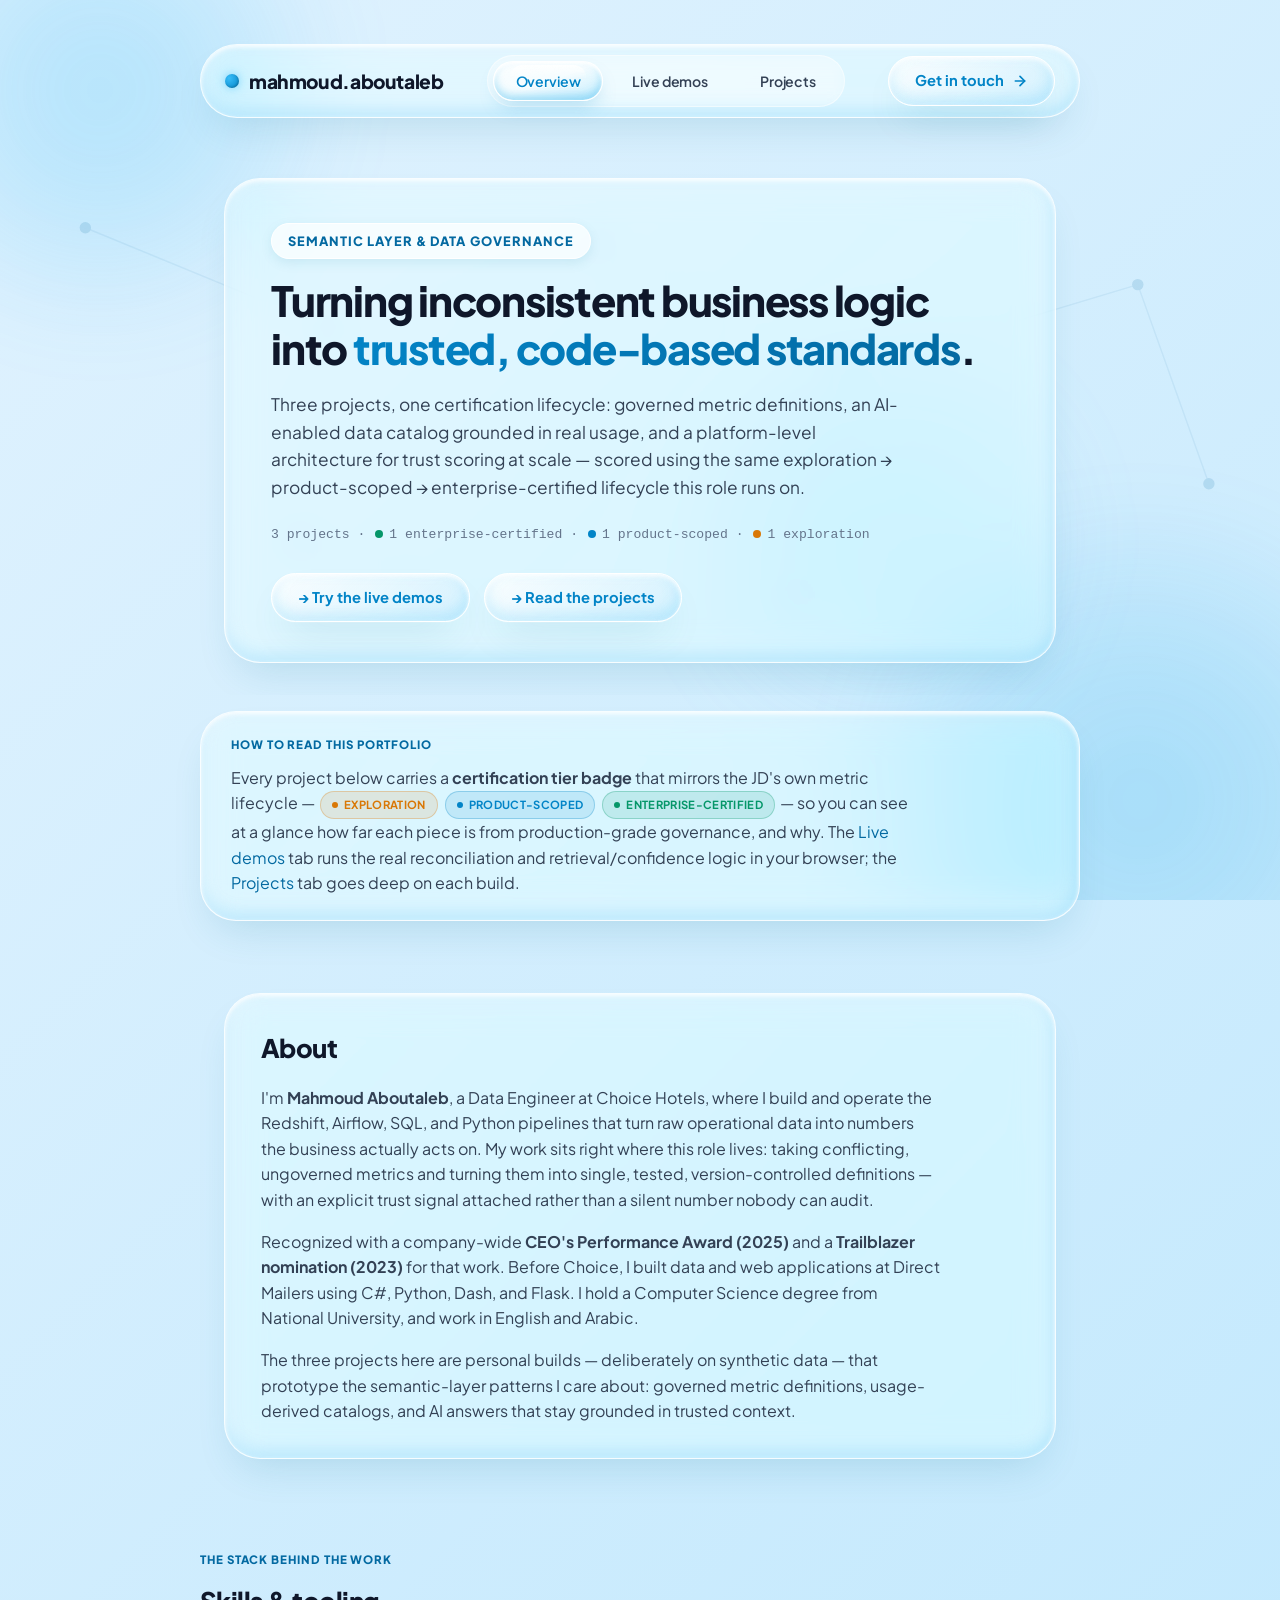
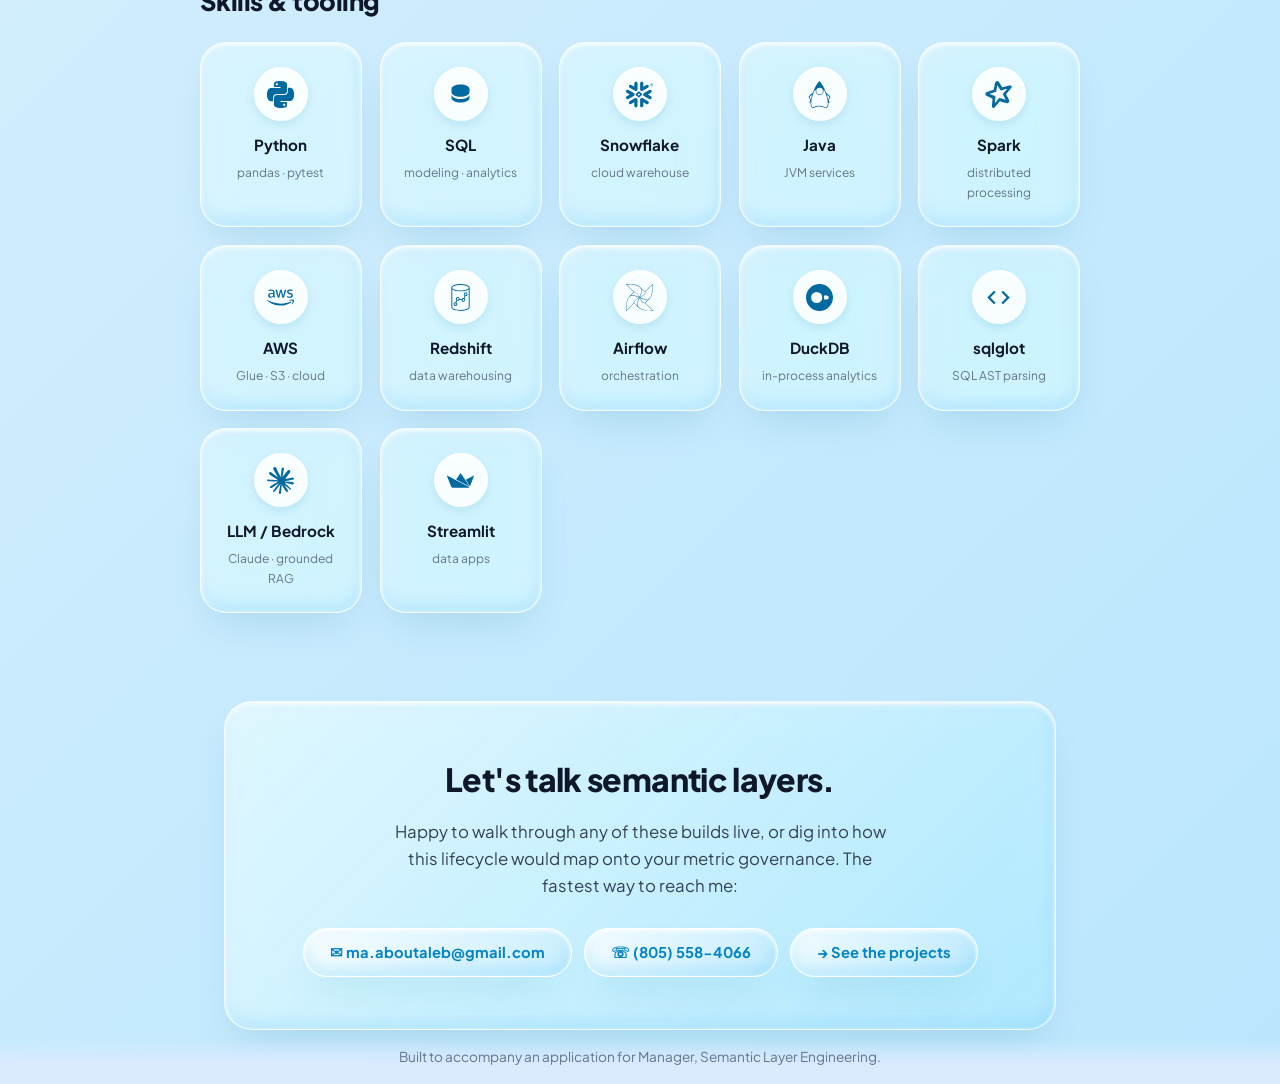
<file: index.html>
<!DOCTYPE html>
<html lang="en">
<head>
<meta charset="UTF-8">
<meta name="viewport" content="width=device-width, initial-scale=1.0, viewport-fit=cover">
<meta name="theme-color" content="#e0f2fe">
<title>Semantic Layer &amp; Data Governance Portfolio</title>
<link rel="preconnect" href="https://fonts.googleapis.com">
<link rel="preconnect" href="https://fonts.gstatic.com" crossorigin>
<link href="https://fonts.googleapis.com/css2?family=Plus+Jakarta+Sans:wght@400;500;600;700;800&display=swap" rel="stylesheet">
<link rel="stylesheet" href="styles.css?v=25">
</head>
<body>

<div class="bg-orbs" aria-hidden="true">
  <div class="bg-orb bg-orb-1"></div>
  <div class="bg-orb bg-orb-2"></div>
  <div class="bg-orb bg-orb-3"></div>
</div>

<nav class="site-nav">
  <div class="wrap">
    <a class="brand" href="index.html"><span class="brand-dot"></span>mahmoud.aboutaleb</a>
    <ul class="site-tabs" role="tablist" aria-label="Portfolio sections">
      <li><button class="site-tab" role="tab" data-site-tab="overview" aria-selected="true" id="tab-overview">Overview</button></li>
      <li><button class="site-tab" role="tab" data-site-tab="demos" aria-selected="false" id="tab-demos">Live demos</button></li>
      <li><button class="site-tab" role="tab" data-site-tab="projects" aria-selected="false" id="tab-projects">Projects</button></li>
    </ul>
    <a class="btn-bubble" href="mailto:ma.aboutaleb@gmail.com">
      Get in touch
      <svg width="16" height="16" viewBox="0 0 24 24" fill="none" stroke="currentColor" stroke-width="2.5" stroke-linecap="round" stroke-linejoin="round"><line x1="5" y1="12" x2="19" y2="12"></line><polyline points="12 5 19 12 12 19"></polyline></svg>
    </a>
  </div>
</nav>

<!-- ============================ OVERVIEW ============================ -->
<div data-site-panel="overview" role="tabpanel" aria-labelledby="tab-overview">

  <header class="hero">
    <div class="hero-motif" aria-hidden="true">
      <svg viewBox="0 0 900 420" preserveAspectRatio="xMidYMid slice">
        <g stroke="var(--accent)" stroke-width="1" fill="none" opacity="0.5">
          <line x1="60" y1="80" x2="230" y2="150"></line>
          <line x1="230" y1="150" x2="210" y2="300"></line>
          <line x1="230" y1="150" x2="420" y2="90"></line>
          <line x1="420" y1="90" x2="600" y2="180"></line>
          <line x1="600" y1="180" x2="560" y2="340"></line>
          <line x1="600" y1="180" x2="800" y2="120"></line>
          <line x1="210" y1="300" x2="420" y2="360"></line>
          <line x1="420" y1="360" x2="560" y2="340"></line>
          <line x1="800" y1="120" x2="850" y2="260"></line>
        </g>
        <g fill="var(--accent)">
          <circle cx="60" cy="80" r="4"></circle>
          <circle cx="230" cy="150" r="5"></circle>
          <circle cx="210" cy="300" r="4"></circle>
          <circle cx="420" cy="90" r="4"></circle>
          <circle cx="600" cy="180" r="5"></circle>
          <circle cx="560" cy="340" r="4"></circle>
          <circle cx="800" cy="120" r="4"></circle>
          <circle cx="420" cy="360" r="4"></circle>
          <circle cx="850" cy="260" r="4"></circle>
        </g>
      </svg>
    </div>
    <div class="wrap">
      <div class="bubble-card hero-card">
      <div class="eyebrow">Semantic Layer &amp; Data Governance</div>
      <h1>Turning inconsistent business logic into <span class="grad">trusted, code-based standards</span>.</h1>
      <p>
        Three projects, one certification lifecycle: governed metric definitions, an
        AI-enabled data catalog grounded in real usage, and a platform-level architecture for
        trust scoring at scale — scored using the same exploration → product-scoped →
        enterprise-certified lifecycle this role runs on.
      </p>
      <div class="hero-stats mono">
        3 projects&nbsp;·&nbsp;<span class="tier-dot certified"></span>1 enterprise-certified&nbsp;·&nbsp;<span class="tier-dot product"></span>1 product-scoped&nbsp;·&nbsp;<span class="tier-dot exploration"></span>1 exploration
      </div>
      <div class="hero-jump">
        <a href="#demos" class="hero-jump-link">→ Try the live demos</a>
        <a href="#projects" class="hero-jump-link">→ Read the projects</a>
      </div>
      </div>
    </div>
  </header>

  <section class="wrap overview-lead">
    <div class="bubble-card overview-lead-card">
      <div class="section-label">How to read this portfolio</div>
      <p>
        Every project below carries a <strong>certification tier badge</strong> that mirrors the JD's own
        metric lifecycle — <span class="tier exploration">Exploration</span>
        <span class="tier product">Product-scoped</span>
        <span class="tier certified">Enterprise-certified</span> — so you can see at a glance how far each
        piece is from production-grade governance, and why. The
        <a href="#demos">Live demos</a> tab runs the real reconciliation and retrieval/confidence logic in
        your browser; the <a href="#projects">Projects</a> tab goes deep on each build.
      </p>
    </div>
  </section>

  <section class="about" id="about">
    <div class="wrap">
      <div class="bubble-card about-card">
      <h2>About</h2>
      <p class="bio">
        I'm <strong>Mahmoud Aboutaleb</strong>, a Data Engineer at Choice Hotels, where I build and
        operate the Redshift, Airflow, SQL, and Python pipelines that turn raw operational data into
        numbers the business actually acts on. My work sits right where this role lives: taking
        conflicting, ungoverned metrics and turning them into single, tested, version-controlled
        definitions — with an explicit trust signal attached rather than a silent number nobody can
        audit.
      </p>
      <p class="bio">
        Recognized with a company-wide <strong>CEO's Performance Award (2025)</strong> and a
        <strong>Trailblazer nomination (2023)</strong> for that work. Before Choice, I built data and
        web applications at Direct Mailers using C#, Python, Dash, and Flask. I hold a Computer Science
        degree from National University, and work in English and Arabic.
      </p>
      <p class="bio">
        The three projects here are personal builds — deliberately on synthetic data — that prototype
        the semantic-layer patterns I care about: governed metric definitions, usage-derived catalogs,
        and AI answers that stay grounded in trusted context.
      </p>
      </div>
    </div>
  </section>

  <section class="skills-section wrap" id="skills">
    <div class="section-label">The stack behind the work</div>
    <h2 class="section-heading" style="margin-top:12px">Skills &amp; tooling</h2>
    <div class="skills-grid">
      <div class="skill-bubble tilt">
        <div class="skill-icon"><svg viewBox="0 0 24 24" xmlns="http://www.w3.org/2000/svg" aria-hidden="true"><path d="M14.25.18l.9.2.73.26.59.3.45.32.34.34.25.34.16.33.1.3.04.26.02.2-.01.13V8.5l-.05.63-.13.55-.21.46-.26.38-.3.31-.33.25-.35.19-.35.14-.33.1-.3.07-.26.04-.21.02H8.77l-.69.05-.59.14-.5.22-.41.27-.33.32-.27.35-.2.36-.15.37-.1.35-.07.32-.04.27-.02.21v3.06H3.17l-.21-.03-.28-.07-.32-.12-.35-.18-.36-.26-.36-.36-.35-.46-.32-.59-.28-.73-.21-.88-.14-1.05-.05-1.23.06-1.22.16-1.04.24-.87.32-.71.36-.57.4-.44.42-.33.42-.24.4-.16.36-.1.32-.05.24-.01h.16l.06.01h8.16v-.83H6.18l-.01-2.75-.02-.37.05-.34.11-.31.17-.28.25-.26.31-.23.38-.2.44-.18.51-.15.58-.12.64-.1.71-.06.77-.04.84-.02 1.27.05zm-6.3 1.98l-.23.33-.08.41.08.41.23.34.33.22.41.09.41-.09.33-.22.23-.34.08-.41-.08-.41-.23-.33-.33-.22-.41-.09-.41.09zm13.09 3.95l.28.06.32.12.35.18.36.27.36.35.35.47.32.59.28.73.21.88.14 1.04.05 1.23-.06 1.23-.16 1.04-.24.86-.32.71-.36.57-.4.45-.42.33-.42.24-.4.16-.36.09-.32.05-.24.02-.16-.01h-8.22v.82h5.84l.01 2.76.02.36-.05.34-.11.31-.17.29-.25.25-.31.24-.38.2-.44.17-.51.15-.58.13-.64.09-.71.07-.77.04-.84.01-1.27-.04-1.07-.14-.9-.2-.73-.25-.59-.3-.45-.33-.34-.34-.25-.34-.16-.33-.1-.3-.04-.25-.02-.2.01-.13v-5.34l.05-.64.13-.54.21-.46.26-.38.3-.32.33-.24.35-.2.35-.14.33-.1.3-.06.26-.04.21-.02.13-.01h5.84l.69-.05.59-.14.5-.21.41-.28.33-.32.27-.35.2-.36.15-.36.1-.35.07-.32.04-.28.02-.21V6.07h2.09l.14.01zm-6.47 14.25l-.23.33-.08.41.08.41.23.33.33.23.41.08.41-.08.33-.23.23-.33.08-.41-.08-.41-.23-.33-.33-.23-.41-.08-.41.08z"/></svg></div>
        <div class="skill-name">Python</div>
        <div class="skill-sub">pandas · pytest</div>
      </div>
      <div class="skill-bubble tilt">
        <div class="skill-icon"><svg viewBox="0 0 24 24" xmlns="http://www.w3.org/2000/svg" aria-hidden="true"><path d="M12 3C7.58 3 4 4.79 4 7s3.58 4 8 4 8-1.79 8-4-3.58-4-8-4zm0 13c-4.42 0-8-1.79-8-4v3c0 2.21 3.58 4 8 4s8-1.79 8-4v-3c0 2.21-3.58 4-8 4zm0-5c-4.42 0-8-1.79-8-4v3c0 2.21 3.58 4 8 4s8-1.79 8-4V7c0 2.21-3.58 4-8 4z"/></svg></div>
        <div class="skill-name">SQL</div>
        <div class="skill-sub">modeling · analytics</div>
      </div>
      <div class="skill-bubble tilt">
        <div class="skill-icon"><svg viewBox="0 0 24 24" xmlns="http://www.w3.org/2000/svg" aria-hidden="true"><path d="M24 3.459c0 .646-.418 1.18-1.141 1.18-.723 0-1.142-.534-1.142-1.18 0-.647.419-1.18 1.142-1.18.723 0 1.141.533 1.141 1.18zm-.228 0c0-.533-.38-.951-.913-.951s-.913.38-.913.95c0 .533.38.952.913.952.57 0 .913-.419.913-.951zm-1.37-.533h.495c.266 0 .456.152.456.38 0 .153-.076.229-.19.305l.19.266v.038h-.266l-.19-.266h-.229v.266h-.266zm.495.228h-.229v.267h.229c.114 0 .152-.038.152-.114.038-.077-.038-.153-.152-.153zM7.602 12.4c.038-.151.076-.304.076-.456 0-.114-.038-.228-.038-.342-.114-.343-.304-.647-.646-.838l-4.87-2.777c-.685-.38-1.56-.152-1.94.533-.381.685-.153 1.56.532 1.94l2.701 1.56-2.701 1.56c-.685.38-.913 1.256-.533 1.94.38.685 1.256.914 1.94.533l4.832-2.777c.343-.267.571-.533.647-.876zm1.332 2.626c-.266-.038-.57.038-.837.19l-4.832 2.777c-.685.38-.913 1.256-.532 1.94.38.686 1.255.914 1.94.533l2.701-1.56v3.12c0 .8.647 1.408 1.446 1.408.799 0 1.407-.647 1.407-1.408v-5.592c0-.761-.57-1.37-1.293-1.408zm4.946-6.088c.266.038.57-.038.837-.19l4.832-2.777c.685-.38.913-1.256.532-1.94-.38-.686-1.255-.914-1.94-.533l-2.701 1.56V1.975c0-.799-.647-1.408-1.446-1.408-.799 0-1.446.609-1.446 1.408V7.53c0 .76.609 1.37 1.332 1.407zM3.265 5.97l4.832 2.777c.266.152.533.19.837.19.723-.038 1.331-.684 1.331-1.407V1.975c0-.799-.646-1.408-1.407-1.408-.799 0-1.446.647-1.446 1.408v3.12l-2.701-1.56c-.685-.38-1.56-.152-1.94.533-.419.646-.19 1.521.494 1.902zm9.093 6.011a.412.412 0 00-.114-.266l-.57-.571a.346.346 0 00-.267-.114.412.412 0 00-.266.114l-.571.57a.411.411 0 00-.114.267c0 .076.038.19.114.267l.57.57a.345.345 0 00.267.114c.076 0 .19-.038.266-.114l.571-.57a.412.412 0 00.114-.267zm1.598.533L11.94 14.53c-.039.038-.153.114-.229.114h-.608a.411.411 0 01-.267-.114L8.82 12.514a.408.408 0 01-.076-.229v-.608c0-.076.038-.19.114-.267l2.016-2.016a.41.41 0 01.267-.114h.608a.41.41 0 01.267.114l2.016 2.016a.347.347 0 01.114.267v.608c-.076.077-.114.19-.19.229zm5.593 5.44l-4.832-2.777c-.266-.152-.57-.19-.837-.152-.723.038-1.332.684-1.332 1.408v5.554c0 .8.647 1.408 1.408 1.408.799 0 1.446-.647 1.446-1.408v-3.12l2.7 1.56c.686.38 1.561.152 1.941-.533.419-.646.19-1.521-.494-1.94zm2.549-7.533l-2.701 1.56 2.7 1.56c.686.38.914 1.256.533 1.94-.38.685-1.255.913-1.94.533l-4.832-2.778a1.644 1.644 0 01-.647-.798c-.037-.153-.076-.305-.076-.457 0-.114.039-.228.039-.342.114-.343.342-.647.646-.837l4.832-2.778c.685-.38 1.56-.152 1.94.533.457.609.19 1.484-.494 1.864"/></svg></div>
        <div class="skill-name">Snowflake</div>
        <div class="skill-sub">cloud warehouse</div>
      </div>
      <div class="skill-bubble tilt">
        <div class="skill-icon"><svg viewBox="0 0 24 24" xmlns="http://www.w3.org/2000/svg" aria-hidden="true"><path d="M11.915 0 11.7.215C9.515 2.4 7.47 6.39 6.046 10.483c-1.064 1.024-3.633 2.81-3.711 3.551-.093.87 1.746 2.611 1.55 3.235-.198.625-1.304 1.408-1.014 1.939.1.188.823.011 1.277-.491a13.389 13.389 0 0 0-.017 2.14c.076.906.27 1.668.643 2.232.372.563.956.911 1.667.911.397 0 .727-.114 1.024-.264.298-.149.571-.33.91-.5.68-.34 1.634-.666 3.53-.604 1.903.062 2.872.39 3.559.704.687.314 1.15.664 1.925.664.767 0 1.395-.336 1.807-.9.412-.563.631-1.33.72-2.24.06-.623.055-1.32 0-2.066.454.45 1.117.604 1.213.424.29-.53-.816-1.314-1.013-1.937-.198-.624 1.642-2.366 1.549-3.236-.08-.748-2.707-2.568-3.748-3.586C16.428 6.374 14.308 2.394 12.13.215zm.175 6.038a2.95 2.95 0 0 1 2.943 2.942 2.95 2.95 0 0 1-2.943 2.943A2.95 2.95 0 0 1 9.148 8.98a2.95 2.95 0 0 1 2.942-2.942zM8.685 7.983a3.515 3.515 0 0 0-.145.997c0 1.951 1.6 3.55 3.55 3.55 1.95 0 3.55-1.598 3.55-3.55 0-.329-.046-.648-.132-.951.334.095.64.208.915.336a42.699 42.699 0 0 1 2.042 5.829c.678 2.545 1.01 4.92.846 6.607-.082.844-.29 1.51-.606 1.94-.315.431-.713.651-1.315.651-.593 0-.932-.27-1.673-.61-.741-.338-1.825-.694-3.792-.758-1.974-.064-3.073.293-3.821.669-.375.188-.659.373-.911.5s-.466.2-.752.2c-.53 0-.876-.209-1.16-.64-.285-.43-.474-1.101-.545-1.948-.141-1.693.176-4.069.823-6.614a43.155 43.155 0 0 1 1.934-5.783c.348-.167.749-.31 1.192-.425zm-3.382 4.362a.216.216 0 0 1 .13.031c-.166.56-.323 1.116-.463 1.665a33.849 33.849 0 0 0-.547 2.555 3.9 3.9 0 0 0-.2-.39c-.58-1.012-.914-1.642-1.16-2.08.315-.24 1.679-1.755 2.24-1.781zm13.394.01c.562.027 1.926 1.543 2.24 1.783-.246.438-.58 1.068-1.16 2.08a4.428 4.428 0 0 0-.163.309 32.354 32.354 0 0 0-.562-2.49 40.579 40.579 0 0 0-.482-1.652.216.216 0 0 1 .127-.03z"/></svg></div>
        <div class="skill-name">Java</div>
        <div class="skill-sub">JVM services</div>
      </div>
      <div class="skill-bubble tilt">
        <div class="skill-icon"><svg viewBox="0 0 24 24" xmlns="http://www.w3.org/2000/svg" aria-hidden="true"><path d="M10.812 0c-.425.013-.845.215-1.196.605a3.593 3.593 0 00-.493.722c-.355.667-.425 1.415-.556 2.143a551.9 551.9 0 00-.726 4.087c-.027.16-.096.227-.244.273C5.83 8.386 4.06 8.94 2.3 9.514c-.387.125-.773.289-1.114.506-1.042.665-1.196 1.753-.415 2.71.346.422.79.715 1.284.936 1.1.49 2.202.976 3.3 1.47.019.01.036.013.053.019h-.004l1.306.535c0 .023.002.045 0 .073-.2 2.03-.39 4.063-.58 6.095-.04.419-.012.831.134 1.23.317.87 1.065 1.148 1.881.701.372-.204.666-.497.937-.818 1.372-1.623 2.746-3.244 4.113-4.872.111-.133.205-.15.363-.098.349.117.697.231 1.045.347h.001c.02.012.045.02.073.03l.142.042c1.248.416 2.68.775 3.929 1.19.4.132.622.164 1.045.098.311-.048.592-.062.828-.236.602-.33.995-.957.988-1.682-.005-.427-.154-.813-.35-1.186-.82-1.556-1.637-3.113-2.461-4.666-.078-.148-.076-.243.037-.375 1.381-1.615 2.756-3.236 4.133-4.855.272-.32.513-.658.653-1.058.308-.878-.09-1.57-1-1.741a2.783 2.783 0 00-1.235.069c-1.974.521-3.947 1.041-5.918 1.57-.175.047-.26.015-.355-.144a353.08 353.08 0 00-2.421-4.018 4.61 4.61 0 00-.652-.849c-.371-.37-.802-.549-1.227-.536zm.172 3.703a.592.592 0 01.189.211c.87 1.446 1.742 2.89 2.609 4.338.07.118.135.16.277.121 1.525-.41 3.052-.813 4.579-1.217.367-.098.735-.193 1.103-.289a.399.399 0 01-.1.2c-1.259 1.48-2.516 2.962-3.779 4.438-.11.13-.12.22-.04.37.937 1.803 1.768 3.309 2.498 4.76l-3.696-1.019c-.538-.18-1.077-.358-1.615-.539-.163-.055-.25-.03-.36.1-1.248 1.488-2.504 2.97-3.759 4.454a.398.398 0 01-.18.132c.035-.378.068-.757.104-1.136.149-1.572.297-3.144.451-4.716-.03-.318.117-.405-.322-.545-1.493-.593-3.346-1.321-4.816-1.905a.595.595 0 01.24-.134c1.797-.57 3.595-1.14 5.394-1.705.127-.04.199-.092.211-.233.013-.148.05-.294.076-.441.241-1.363.483-2.726.726-4.088.068-.386.14-.771.21-1.157z"/></svg></div>
        <div class="skill-name">Spark</div>
        <div class="skill-sub">distributed processing</div>
      </div>
      <div class="skill-bubble tilt">
        <div class="skill-icon"><svg viewBox="0 0 24 24" xmlns="http://www.w3.org/2000/svg" aria-hidden="true"><path d="M6.763 10.036c0 .296.032.535.088.71.064.176.144.368.256.576.04.063.056.127.056.183 0 .08-.048.16-.152.24l-.503.335a.383.383 0 0 1-.208.072c-.08 0-.16-.04-.239-.112a2.47 2.47 0 0 1-.287-.375 6.18 6.18 0 0 1-.248-.471c-.622.734-1.405 1.101-2.347 1.101-.67 0-1.205-.191-1.596-.574-.391-.384-.59-.894-.59-1.533 0-.678.239-1.23.726-1.644.487-.415 1.133-.623 1.955-.623.272 0 .551.024.846.064.296.04.6.104.918.176v-.583c0-.607-.127-1.03-.375-1.277-.255-.248-.686-.367-1.3-.367-.28 0-.568.031-.863.103-.295.072-.583.16-.862.272a2.287 2.287 0 0 1-.28.104.488.488 0 0 1-.127.023c-.112 0-.168-.08-.168-.247v-.391c0-.128.016-.224.056-.28a.597.597 0 0 1 .224-.167c.279-.144.614-.264 1.005-.36a4.84 4.84 0 0 1 1.246-.151c.95 0 1.644.216 2.091.647.439.43.662 1.085.662 1.963v2.586zm-3.24 1.214c.263 0 .534-.048.822-.144.287-.096.543-.271.758-.51.128-.152.224-.32.272-.512.047-.191.08-.423.08-.694v-.335a6.66 6.66 0 0 0-.735-.136 6.02 6.02 0 0 0-.75-.048c-.535 0-.926.104-1.19.32-.263.215-.39.518-.39.917 0 .375.095.655.295.846.191.2.47.296.838.296zm6.41.862c-.144 0-.24-.024-.304-.08-.064-.048-.12-.16-.168-.311L7.586 5.55a1.398 1.398 0 0 1-.072-.32c0-.128.064-.2.191-.2h.783c.151 0 .255.025.31.08.065.048.113.16.16.312l1.342 5.284 1.245-5.284c.04-.16.088-.264.151-.312a.549.549 0 0 1 .32-.08h.638c.152 0 .256.025.32.08.063.048.12.16.151.312l1.261 5.348 1.381-5.348c.048-.16.104-.264.16-.312a.52.52 0 0 1 .311-.08h.743c.127 0 .2.065.2.2 0 .04-.009.08-.017.128a1.137 1.137 0 0 1-.056.2l-1.923 6.17c-.048.16-.104.263-.168.311a.51.51 0 0 1-.303.08h-.687c-.151 0-.255-.024-.32-.08-.063-.056-.119-.16-.15-.32l-1.238-5.148-1.23 5.14c-.04.16-.087.264-.15.32-.065.056-.177.08-.32.08zm10.256.215c-.415 0-.83-.048-1.229-.143-.399-.096-.71-.2-.918-.32-.128-.071-.215-.151-.247-.223a.563.563 0 0 1-.048-.224v-.407c0-.167.064-.247.183-.247.048 0 .096.008.144.024.048.016.12.048.2.08.271.12.566.215.878.279.319.064.63.096.95.096.502 0 .894-.088 1.165-.264a.86.86 0 0 0 .415-.758.777.777 0 0 0-.215-.559c-.144-.151-.416-.287-.807-.415l-1.157-.36c-.583-.183-1.014-.454-1.277-.813a1.902 1.902 0 0 1-.4-1.158c0-.335.073-.63.216-.886.144-.255.335-.479.575-.654.24-.184.51-.32.83-.415.32-.096.655-.136 1.006-.136.175 0 .359.008.535.032.183.024.35.056.518.088.16.04.312.08.455.127.144.048.256.096.336.144a.69.69 0 0 1 .24.2.43.43 0 0 1 .071.263v.375c0 .168-.064.256-.184.256a.83.83 0 0 1-.303-.096 3.652 3.652 0 0 0-1.532-.311c-.455 0-.815.071-1.062.223-.248.152-.375.383-.375.71 0 .224.08.416.24.567.159.152.454.304.877.44l1.134.358c.574.184.99.44 1.237.767.247.327.367.702.367 1.117 0 .343-.072.655-.207.926-.144.272-.336.511-.583.703-.248.2-.543.343-.886.447-.36.111-.734.167-1.142.167zM21.698 16.207c-2.626 1.94-6.442 2.969-9.722 2.969-4.598 0-8.74-1.7-11.87-4.526-.247-.223-.024-.527.272-.351 3.384 1.963 7.559 3.153 11.877 3.153 2.914 0 6.114-.607 9.06-1.852.439-.2.814.287.383.607zM22.792 14.961c-.336-.43-2.22-.207-3.074-.103-.255.032-.295-.192-.063-.36 1.5-1.053 3.967-.75 4.254-.399.287.36-.08 2.826-1.485 4.007-.215.184-.423.088-.327-.151.32-.79 1.03-2.57.695-2.994z"/></svg></div>
        <div class="skill-name">AWS</div>
        <div class="skill-sub">Glue · S3 · cloud</div>
      </div>
      <div class="skill-bubble tilt">
        <div class="skill-icon"><svg viewBox="0 0 24 24" xmlns="http://www.w3.org/2000/svg" aria-hidden="true"><path d="M16.639 9.932a.822.822 0 0 1-.822-.82.823.823 0 0 1 1.645 0c0 .452-.37.82-.823.82m-2.086 4.994a.823.823 0 0 1-.822-.822.822.822 0 0 1 1.645 0 .822.822 0 0 1-.823.822m-5.004-.833a.822.822 0 1 1 .002-1.644.822.822 0 0 1-.002 1.644m-2.083 4.578a.823.823 0 0 1-.823-.82.823.823 0 0 1 1.645 0c0 .452-.37.82-.822.82m9.173-11.236a1.68 1.68 0 0 0-1.68 1.676c0 .566.285 1.066.718 1.37l-.782 1.982a1.674 1.674 0 0 0-1.923 1.104l-1.753-.398a1.675 1.675 0 0 0-3.348.103c0 .432.169.823.438 1.12l-.764 1.79c-.028-.001-.053-.008-.08-.008a1.68 1.68 0 0 0-1.68 1.676 1.68 1.68 0 0 0 3.36 0c0-.593-.312-1.112-.778-1.41l.674-1.579c.161.052.33.088.508.088.661 0 1.228-.386 1.502-.94l1.856.42a1.68 1.68 0 0 0 3.327-.325c0-.5-.224-.943-.574-1.25l.822-2.083c.053.005.104.016.157.016a1.68 1.68 0 0 0 1.68-1.676 1.68 1.68 0 0 0-1.68-1.676M12 23.145c-4.17 0-7.286-1.252-7.286-2.37V4.79C6.14 5.938 9.131 6.547 12 6.547c2.869 0 5.86-.609 7.286-1.756v15.983c0 1.12-3.116 2.37-7.286 2.37M12 .856c4.293 0 7.286 1.274 7.286 2.419 0 1.143-2.993 2.418-7.286 2.418-4.293 0-7.286-1.275-7.286-2.418C4.714 2.129 7.707.855 12 .855m8.143 2.419C20.143 1.147 15.947 0 12 0 8.052 0 3.857 1.147 3.857 3.274l.002.01h-.002v17.49C3.857 22.87 8.052 24 12 24c3.947 0 8.143-1.13 8.143-3.226V3.284h-.002l.002-.01"/></svg></div>
        <div class="skill-name">Redshift</div>
        <div class="skill-sub">data warehousing</div>
      </div>
      <div class="skill-bubble tilt">
        <div class="skill-icon"><svg viewBox="0 0 24 24" xmlns="http://www.w3.org/2000/svg" aria-hidden="true"><path d="M17.195 16.822l4.002-4.102C23.55 10.308 23.934 5.154 24 .43a.396.396 0 0 0-.246-.373.392.392 0 0 0-.437.09l-6.495 6.658-4.102-4.003C10.309.45 5.154.066.43 0H.423a.397.397 0 0 0-.277.683l6.658 6.494-4.003 4.103C.45 13.692.065 18.846 0 23.57a.398.398 0 0 0 .683.282l6.494-6.657 3.934 3.837.17.165c2.41 2.353 7.565 2.737 12.288 2.803h.006a.397.397 0 0 0 .277-.683l-6.657-6.495zm-.409-9.476c.04.115.05.24.031.344-.17.96-1.593 2.538-4.304 3.87a.597.597 0 0 0-.08-.079c1.432-3.155 1.828-5.61 1.175-7.322l3.058 2.984.12.203zm-.131 9.44a.73.73 0 0 1-.347.031c-.96-.171-2.537-1.594-3.87-4.307a.656.656 0 0 0 .08-.078l-.001.001c3.155 1.432 5.61 1.83 7.324 1.174l-2.969 3.043M23.568.392a.05.05 0 0 1 .052-.011c.018.006.03.024.029.043-.065 4.655-.437 9.726-2.703 12.05-1.53 1.565-4.326 1.419-8.283-.377.006-.037.021-.07.02-.108 0-.044-.017-.082-.026-.123 2.83-1.39 4.315-3.037 4.506-4.115.057-.322-.009-.542-.102-.688l6.507-6.67V.392zM.393.43A.045.045 0 0 1 .382.38C.39.36.403.343.425.35c4.655.065 9.727.438 12.05 2.703l.002.002c1.56 1.527 1.415 4.323-.379 8.28-.033-.005-.062-.02-.097-.02h-.008c-.045.001-.084.019-.126.027-1.39-2.83-3.037-4.314-4.115-4.506-.323-.057-.542.01-.688.103L.393.43zm11.94 11.563a.331.331 0 0 1-.327.335H12a.332.332 0 0 1-.004-.661c.172.016.333.144.335.326h.002zm-5.12 4.661a.722.722 0 0 1-.03-.345c.17-.96 1.595-2.54 4.309-3.873.013.016.019.035.033.05.013.012.03.017.044.028-1.434 3.158-1.83 5.613-1.177 7.326l-3.041-2.967m-.006-9.659a.735.735 0 0 1 .345-.031c.961.17 2.54 1.594 3.871 4.306a.597.597 0 0 0-.079.08c-2.167-.983-4.007-1.484-5.498-1.484-.68 0-1.289.103-1.825.308L7.128 7.35M.43 23.607c-.018.018-.038.015-.052.01-.019-.007-.028-.021-.028-.043.065-4.654.437-9.725 2.703-12.049 1.527-1.565 4.325-1.419 8.286.378-.006.035-.02.067-.02.104 0 .043.018.083.026.124-2.831 1.391-4.317 3.04-4.51 4.117-.057.322.01.542.103.688L.43 23.607zm23.144.042c-4.655-.065-9.726-.437-12.05-2.703l-.005-.006c-1.56-1.526-1.412-4.322.383-8.279.033.005.064.02.098.02h.009c.043 0 .08-.018.122-.027 1.39 2.832 3.036 4.317 4.115 4.51.083.014.16.021.23.021a.776.776 0 0 0 .45-.133l6.68 6.516c.02.02.016.04.01.052a.042.042 0 0 1-.042.029z"/></svg></div>
        <div class="skill-name">Airflow</div>
        <div class="skill-sub">orchestration</div>
      </div>
      <div class="skill-bubble tilt">
        <div class="skill-icon"><svg viewBox="0 0 24 24" xmlns="http://www.w3.org/2000/svg" aria-hidden="true"><path d="M12 0C5.363 0 0 5.363 0 12s5.363 12 12 12 12-5.363 12-12S18.637 0 12 0zM9.502 7.03a4.974 4.974 0 0 1 4.97 4.97 4.974 4.974 0 0 1-4.97 4.97A4.974 4.974 0 0 1 4.532 12a4.974 4.974 0 0 1 4.97-4.97zm6.563 3.183h2.351c.98 0 1.787.782 1.787 1.762s-.807 1.789-1.787 1.789h-2.351v-3.551z"/></svg></div>
        <div class="skill-name">DuckDB</div>
        <div class="skill-sub">in-process analytics</div>
      </div>
      <div class="skill-bubble tilt">
        <div class="skill-icon"><svg viewBox="0 0 24 24" xmlns="http://www.w3.org/2000/svg" aria-hidden="true"><path d="M9.4 16.6L4.8 12l4.6-4.6L8 6l-6 6 6 6 1.4-1.4zm5.2 0L19.2 12l-4.6-4.6L16 6l6 6-6 6-1.4-1.4z"/></svg></div>
        <div class="skill-name">sqlglot</div>
        <div class="skill-sub">SQL AST parsing</div>
      </div>
      <div class="skill-bubble tilt">
        <div class="skill-icon"><svg viewBox="0 0 24 24" xmlns="http://www.w3.org/2000/svg" aria-hidden="true"><path d="m4.7144 15.9555 4.7174-2.6471.079-.2307-.079-.1275h-.2307l-.7893-.0486-2.6956-.0729-2.3375-.0971-2.2646-.1214-.5707-.1215-.5343-.7042.0546-.3522.4797-.3218.686.0608 1.5179.1032 2.2767.1578 1.6514.0972 2.4468.255h.3886l.0546-.1579-.1336-.0971-.1032-.0972L6.973 9.8356l-2.55-1.6879-1.3356-.9714-.7225-.4918-.3643-.4614-.1578-1.0078.6557-.7225.8803.0607.2246.0607.8925.686 1.9064 1.4754 2.4893 1.8336.3643.3035.1457-.1032.0182-.0728-.164-.2733-1.3539-2.4467-1.445-2.4893-.6435-1.032-.17-.6194c-.0607-.255-.1032-.4674-.1032-.7285L6.287.1335 6.6997 0l.9957.1336.419.3642.6192 1.4147 1.0018 2.2282 1.5543 3.0296.4553.8985.2429.8318.091.255h.1579v-.1457l.1275-1.706.2368-2.0947.2307-2.6957.0789-.7589.3764-.9107.7468-.4918.5828.2793.4797.686-.0668.4433-.2853 1.8517-.5586 2.9021-.3643 1.9429h.2125l.2429-.2429.9835-1.3053 1.6514-2.0643.7286-.8196.85-.9046.5464-.4311h1.0321l.759 1.1293-.34 1.1657-1.0625 1.3478-.8804 1.1414-1.2628 1.7-.7893 1.36.0729.1093.1882-.0183 2.8535-.607 1.5421-.2794 1.8396-.3157.8318.3886.091.3946-.3278.8075-1.967.4857-2.3072.4614-3.4364.8136-.0425.0304.0486.0607 1.5482.1457.6618.0364h1.621l3.0175.2247.7892.522.4736.6376-.079.4857-1.2142.6193-1.6393-.3886-3.825-.9107-1.3113-.3279h-.1822v.1093l1.0929 1.0686 2.0035 1.8092 2.5075 2.3314.1275.5768-.3218.4554-.34-.0486-2.2039-1.6575-.85-.7468-1.9246-1.621h-.1275v.17l.4432.6496 2.3436 3.5214.1214 1.0807-.17.3521-.6071.2125-.6679-.1214-1.3721-1.9246L14.38 17.959l-1.1414-1.9428-.1397.079-.674 7.2552-.3156.3703-.7286.2793-.6071-.4614-.3218-.7468.3218-1.4753.3886-1.9246.3157-1.53.2853-1.9004.17-.6314-.0121-.0425-.1397.0182-1.4328 1.9672-2.1796 2.9446-1.7243 1.8456-.4128.164-.7164-.3704.0667-.6618.4008-.5889 2.386-3.0357 1.4389-1.882.929-1.0868-.0062-.1579h-.0546l-6.3385 4.1164-1.1293.1457-.4857-.4554.0608-.7467.2307-.2429 1.9064-1.3114Z"/></svg></div>
        <div class="skill-name">LLM / Bedrock</div>
        <div class="skill-sub">Claude · grounded RAG</div>
      </div>
      <div class="skill-bubble tilt">
        <div class="skill-icon"><svg viewBox="0 0 24 24" xmlns="http://www.w3.org/2000/svg" aria-hidden="true"><path d="M16.673 11.32l6.862-3.618c.233-.136.554.12.442.387L20.463 17.1zm-8.556-.229l3.473-5.187c.203-.328.578-.316.793-.028l7.886 11.75zm-3.375 7.25c-.28 0-.835-.284-.993-.716l-3.72-9.46c-.118-.331.139-.614.48-.464l19.474 10.306c-.149.147-.453.337-.72.334z"/></svg></div>
        <div class="skill-name">Streamlit</div>
        <div class="skill-sub">data apps</div>
      </div>
    </div>
  </section>

  <section class="wrap" id="contact">
    <div class="contact-card tilt">
      <h2 class="contact-title">Let's talk semantic layers.</h2>
      <p class="contact-text">
        Happy to walk through any of these builds live, or dig into how this lifecycle would map onto
        your metric governance. The fastest way to reach me:
      </p>
      <div class="contact-actions">
        <a class="btn-bubble" href="mailto:ma.aboutaleb@gmail.com">✉ ma.aboutaleb@gmail.com</a>
        <a class="btn-bubble" href="tel:+18055584066">☏ (805) 558-4066</a>
        <a class="btn-bubble" href="#projects">→ See the projects</a>
      </div>
    </div>
  </section>

</div>

<!-- ============================ LIVE DEMOS ============================ -->
<div data-site-panel="demos" role="tabpanel" aria-labelledby="tab-demos" hidden>

  <section class="demo-section wrap" id="demo">
    <div class="demo-intro-card">
    <div class="live-badge">Live · runs in your browser</div>
    <h2 class="demo-heading">Try the Source Trust Pipeline</h2>
    <p class="demo-intro">
      A working miniature of the <a href="projects/dap-monitor.html">Source Trust Pipeline</a> — the
      three engines that turn three independent revenue sources per property-month into one certified
      trust score. Every formula and threshold below is ported directly from the production code
      (<code>source_trust_monthly_pipeline_v4.py</code>): the symmetric %-difference and suspected-source
      logic, the trailing-baseline z-score that separates a fast spike from a slow drift, and the
      35/30/20/15 weighted score with its rating and status labels.
    </p>
    <p class="demo-intro">
      <strong>Note on data:</strong> the real pipeline runs on internal, non-public revenue data. Every
      number you enter or see below is illustrative — the <em>logic</em> is exact, the values are yours
      to play with.
    </p>
    </div>

    <div class="app-window">
      <div class="app-window-bar">
        <span class="app-dot"></span><span class="app-dot"></span><span class="app-dot"></span>
        <span class="app-window-title mono">source-trust · pipeline v4</span>
      </div>

      <div class="app-tabs" role="tablist" aria-label="Source trust pipeline tabs">
        <button class="app-tab" role="tab" data-app-tab="reconcile" aria-selected="true">Reconcile</button>
        <button class="app-tab" role="tab" data-app-tab="anomaly" aria-selected="false">Anomaly detection</button>
        <button class="app-tab" role="tab" data-app-tab="trust" aria-selected="false">Trust score</button>
        <button class="app-tab" role="tab" data-app-tab="outputs" aria-selected="false">Outputs</button>
      </div>

      <div class="app-body">

        <!-- Reconcile -->
        <div data-app-panel="reconcile" role="tabpanel">
          <p class="app-panel-intro">
            <strong>Stage 1 — reconcile one property-month.</strong> Three systems each report the same
            month's revenue. The pipeline compares them pairwise with a scale-free symmetric
            %-difference, flags the month as aligned only if the <em>largest</em> gap is within tolerance,
            and — when exactly two of three agree — names the odd source out.
          </p>
          <div class="demo-panel">
            <div class="demo-inputs">
              <label class="demo-input-group">
                <span>Reservation revenue</span>
                <input type="number" id="demo-reservation" value="100000" inputmode="decimal">
              </label>
              <label class="demo-input-group">
                <span>Consumed revenue</span>
                <input type="number" id="demo-consumed" value="102000" inputmode="decimal">
              </label>
              <label class="demo-input-group">
                <span>Performance revenue</span>
                <input type="number" id="demo-performance" value="160000" inputmode="decimal">
              </label>
              <label class="demo-input-group demo-tolerance">
                <span>Alignment tolerance — <strong id="demo-tolerance-value">5</strong>%</span>
                <input type="range" id="demo-tolerance" min="1" max="20" value="5">
              </label>
            </div>
            <div class="demo-results" id="demo-results"></div>
          </div>
          <p class="demo-formula-note mono">
            diff = 2×|a−b| / (|a|+|b|) &nbsp;·&nbsp; aligned = max(pairwise diff) ≤ tolerance &nbsp;·&nbsp;
            suspected source = the one not in the only within-tolerance pair
          </p>
        </div>

        <!-- Anomaly detection -->
        <div data-app-panel="anomaly" role="tabpanel" hidden>
          <p class="app-panel-intro">
            <strong>Stage 2 — is this month's gap actually abnormal?</strong> A 5% gap means little on its
            own — some properties are just noisier. So each month's %-difference is turned into a
            <em>z-score</em> against that property's own trailing 12-month baseline. A single extreme
            month (z ≥ 6) is a <strong>fast spike</strong>; three elevated months in a row (z ≥ 2 each) is
            a <strong>slow drift</strong>. Drag the three most recent months, or load a preset.
          </p>

          <div class="demo-chip-row">
            <button class="anom-preset demo-chip" data-preset="normal">Normal months</button>
            <button class="anom-preset demo-chip" data-preset="drift">Slow drift</button>
            <button class="anom-preset demo-chip" data-preset="spike">Fast spike</button>
          </div>

          <div class="demo-panel">
            <div class="demo-inputs">
              <div class="anom-baseline">
                <label class="demo-input-group">
                  <span>Baseline mean diff</span>
                  <input type="number" id="anom-mean" value="2.0" step="0.1" inputmode="decimal">
                </label>
                <label class="demo-input-group">
                  <span>Baseline std dev</span>
                  <input type="number" id="anom-std" value="1.5" step="0.1" inputmode="decimal">
                </label>
              </div>
              <label class="demo-input-group">
                <span>Month −2 diff — <strong id="anom-m1-val">1.8%</strong></span>
                <input type="range" id="anom-m1" min="0" max="20" step="0.1" value="1.8">
              </label>
              <label class="demo-input-group">
                <span>Month −1 diff — <strong id="anom-m2-val">2.1%</strong></span>
                <input type="range" id="anom-m2" min="0" max="20" step="0.1" value="2.1">
              </label>
              <label class="demo-input-group">
                <span>Current month diff — <strong id="anom-m3-val">2.4%</strong></span>
                <input type="range" id="anom-m3" min="0" max="20" step="0.1" value="2.4">
              </label>
            </div>
            <div class="demo-results" id="anom-results"></div>
          </div>

          <p class="demo-formula-note mono">
            z = (diff − baseline_mean) / baseline_std &nbsp;·&nbsp; fast_spike = diff &gt; 5% and z ≥ 6
            &nbsp;·&nbsp; slow_drift = 3 consecutive months with diff &gt; 5% and z ≥ 2
          </p>
        </div>

        <!-- Trust score -->
        <div data-app-panel="trust" role="tabpanel" hidden>
          <p class="app-panel-intro">
            <strong>Stage 3 — roll it up into one certified score.</strong> Per property, four components
            combine into a single 0–100 trust score, which maps to a plain-English rating and a current
            status. Revenue alignment carries the most weight; stability (freedom from drift) the least.
            Toggle an active or historical issue to see how status is gated independently of the raw score.
          </p>

          <div class="demo-panel">
            <div class="demo-inputs">
              <label class="demo-input-group">
                <span>Revenue alignment — <strong id="trust-rev-val">98</strong></span>
                <input type="range" id="trust-rev" min="0" max="100" value="98">
              </label>
              <label class="demo-input-group">
                <span>Rooms alignment — <strong id="trust-rooms-val">96</strong></span>
                <input type="range" id="trust-rooms" min="0" max="100" value="96">
              </label>
              <label class="demo-input-group">
                <span>Completeness — <strong id="trust-comp-val">100</strong></span>
                <input type="range" id="trust-comp" min="0" max="100" value="100">
              </label>
              <label class="demo-input-group">
                <span>Stability — <strong id="trust-stab-val">95</strong></span>
                <input type="range" id="trust-stab" min="0" max="100" value="95">
              </label>
              <div class="trust-flags">
                <label class="trust-flag"><input type="checkbox" id="trust-active"> Active issue at report end</label>
                <label class="trust-flag"><input type="checkbox" id="trust-history"> Any issue earlier in history</label>
              </div>
            </div>
            <div class="demo-results" id="trust-results"></div>
          </div>

          <p class="demo-formula-note mono">
            score = 0.35·revenue + 0.30·rooms + 0.20·completeness + 0.15·stability &nbsp;·&nbsp;
            rating: ≥95 EXCELLENT · ≥85 GOOD · ≥70 REVIEW · ≥50 MATERIAL · else SEVERE
          </p>
        </div>

        <!-- Outputs -->
        <div data-app-panel="outputs" role="tabpanel" hidden>
          <p class="app-panel-intro">
            <strong>What the pipeline emits, and why it's certified.</strong> One run produces four governed
            artifacts — every property scored, every anomaly episode dated, every unresolved case queued
            for a human. The whole thing is versioned, unit-tested, and documented rather than a one-off script.
          </p>

          <div class="outputs-grid">
            <div class="output-card">
              <div class="output-card-title">① Property trust summary</div>
              <p>One row per property: the four component scores, overall trust score, <span class="mono">trust_rating</span>, and <span class="mono">current_status</span>.</p>
            </div>
            <div class="output-card">
              <div class="output-card-title">② Monthly reconciliation detail</div>
              <p>Every property-month with the three source values, pairwise diffs, alignment verdict, and suspected source.</p>
            </div>
            <div class="output-card">
              <div class="output-card-title">③ Anomaly episodes</div>
              <p>Each fast-spike / slow-drift episode with its start month, peak z-score, and duration — the queue an analyst actually works.</p>
            </div>
            <div class="output-card">
              <div class="output-card-title">④ Unresolved / low-trust queue</div>
              <p>Properties flagged <span class="mono">ACTIVE_ISSUE</span> or <span class="mono">LOW_TRUST</span>, or with an unresolved suspected source, ranked for review.</p>
            </div>
          </div>

          <div class="outputs-gov">
            <div class="output-card-title">Why this one is enterprise-certified</div>
            <div class="tag-row">
              <span class="tag">Versioned v2 → v4</span>
              <span class="tag">pytest suite</span>
              <span class="tag">Full data dictionary</span>
              <span class="tag">Configurable thresholds</span>
              <span class="tag">Min 12-month history gate</span>
              <span class="tag">Deterministic, re-runnable</span>
            </div>
            <p class="outputs-gov-note">
              Thresholds (tolerance, fast/slow sigma, weights) are parameters, not magic numbers; every
              rating boundary and status transition is covered by tests; and the full column-by-column
              contract lives in a committed data dictionary. See the
              <a href="projects/dap-monitor.html">project</a> for the governance history.
            </p>
          </div>
        </div>

      </div>
    </div>
  </section>

  <section class="demo-section wrap" id="catalog-demo">
    <div class="demo-intro-card">
    <div class="live-badge">Live · runs in your browser · synthetic sample data</div>
    <h2 class="demo-heading">Try the AI-enabled catalog</h2>
    <p class="demo-intro">
      A working miniature of the <a href="projects/warehouse-catalog.html">AI-Enabled Warehouse Catalog</a> —
      the same three-tab product as the real Streamlit app, plus a view of the build pipeline. The
      retrieval ranking (<code>score_table()</code> / <code>retrieve_tables()</code>) and the confidence
      badge (<code>confidence_score()</code>) are ported line-for-line from <code>app.py</code> and run
      live in your browser; only the chat's answer text is pre-written (a static site can't safely make a
      live LLM call).
    </p>
    <p class="demo-intro">
      <strong>Note on data:</strong> the real project ran against an actual warehouse's query history —
      internal, non-public schemas and usage. None of that appears here. Every table, column, user, and
      number below is invented, though the <em>shape</em> and the heavy query-volume skew match the real
      catalog.
    </p>
    </div>

    <div class="app-window">
      <div class="app-window-bar">
        <span class="app-dot"></span><span class="app-dot"></span><span class="app-dot"></span>
        <span class="app-window-title mono">warehouse-docs · streamlit</span>
      </div>

      <div class="app-tabs" role="tablist" aria-label="Catalog app tabs">
        <button class="app-tab" role="tab" data-app-tab="pipeline" aria-selected="true">Pipeline</button>
        <button class="app-tab" role="tab" data-app-tab="browse" aria-selected="false">Browse catalog</button>
        <button class="app-tab" role="tab" data-app-tab="ask" aria-selected="false">Ask</button>
        <button class="app-tab" role="tab" data-app-tab="faq" aria-selected="false">FAQ</button>
      </div>

      <div class="app-body">

        <!-- Pipeline -->
        <div data-app-panel="pipeline" role="tabpanel">
          <p class="app-panel-intro">
            How the catalog gets built — five stages turning raw query history into one governed,
            usage-ranked <code>catalog.json</code>. Magnitudes shown are from the real run (usage counts,
            not any confidential schema names).
          </p>
          <div class="pipe-flow">
            <div class="pipe-stage">
              <div class="pipe-stage-title">1 · Ingest</div>
              <div class="pipe-stage-body">Load <strong>463,960</strong> query-history rows into DuckDB; dedup on <code>generic_query_hash</code>.</div>
            </div>
            <div class="pipe-arrow">↓</div>
            <div class="pipe-stage">
              <div class="pipe-stage-title">2 · Parse</div>
              <div class="pipe-stage-body">Walk each query's AST with <code>sqlglot</code> (Redshift dialect) → column roles <em>selected / filtered / joined</em> + join edges.</div>
            </div>
            <div class="pipe-arrow">↓</div>
            <div class="pipe-stage">
              <div class="pipe-stage-title">3 · Aggregate</div>
              <div class="pipe-stage-body">Roll up per table: query count, distinct users, top columns by role, co-occurrence, example queries.</div>
            </div>
            <div class="pipe-arrow">↓</div>
            <div class="pipe-stage">
              <div class="pipe-stage-title">4 · Emit catalog.json</div>
              <div class="pipe-stage-body"><strong>372</strong> tables across <strong>53</strong> schemas, ordered by query_count — one governed artifact.</div>
            </div>
            <div class="pipe-arrow">↓</div>
            <div class="pipe-stage">
              <div class="pipe-stage-title">5 · LLM enrich</div>
              <div class="pipe-stage-body">Claude Sonnet on the top <strong>30</strong> tables (SHA-256-cached) → domain labels, summaries, and FAQ cards (8 domains × 5). <strong>0 of 61</strong> generated citations were ungrounded.</div>
            </div>
          </div>
        </div>

        <!-- Browse catalog -->
        <div data-app-panel="browse" role="tabpanel" hidden>
          <p class="app-panel-intro">
            Every catalogued table, filterable by name or domain — a plain substring filter, exactly like
            the app's Catalog tab (this is not the scored retrieval; that's the Ask tab). Pick a table to
            see its usage stats, columns by role, co-occurring tables, and an example query.
          </p>
          <div class="catalog-browse-controls">
            <input type="text" id="browse-search" placeholder="Filter tables by name…">
            <select id="browse-domain" aria-label="Filter by domain"></select>
          </div>
          <div class="catalog-browse-pane">
            <div id="browse-list" class="catalog-browse-list"></div>
            <div id="browse-detail" class="catalog-browse-detail"></div>
          </div>
        </div>

        <!-- Ask -->
        <div data-app-panel="ask" role="tabpanel" hidden>
          <p class="app-panel-intro">
            Ask a question: retrieval scores every table live, the answer is grounded only in the top hits,
            and a confidence badge scores the answer by how well its citations match real, high-traffic
            tables. Each chip lands on a different tier that actually occurs in the real app.
          </p>
          <div class="demo-chip-row">
            <button class="demo-chip" data-q="Which table has property-level daily revenue metrics?">Daily revenue metrics → High</button>
            <button class="demo-chip" data-q="Which table has currency exchange rates?">Currency rates → Medium (low-volume)</button>
            <button class="demo-chip" data-q="Which table stores guest credit-card numbers?">Credit-card numbers → Low (not in catalog)</button>
            <button class="demo-chip" data-q="What's our loyalty member tier distribution?">Loyalty tiers → Low (guardrail)</button>
          </div>

          <div class="demo-panel catalog-panel">
            <div class="demo-inputs">
              <label class="demo-input-group">
                <span>Ask the catalog</span>
                <input type="text" id="catalog-question" placeholder="e.g. Which table has property-level daily revenue?">
              </label>
              <div class="catalog-retrieved-label">Live retrieval — scored across the full sample catalog</div>
              <div id="catalog-retrieved" class="catalog-retrieved"></div>
            </div>
            <div class="demo-results" id="catalog-answer"></div>
          </div>

          <p class="demo-formula-note mono">
            retrieval score = 3×(query ⊂ name) + 1×(word ⊂ name) + 0.5×(query ⊂ column) + log10(query_count)×0.1 &nbsp;·&nbsp;
            confidence = min(1, 0.7×grounded_ratio + 0.3×(volume_weight×10)), grounded checked against the whole catalog
          </p>
        </div>

        <!-- FAQ -->
        <div data-app-panel="faq" role="tabpanel" hidden>
          <p class="app-panel-intro">
            The LLM-generated FAQ cards, grouped by domain — the app's landing tab. Each card cites the
            tables its answer rests on; every citation here resolves to a real catalogued table
            (<span class="mono">grounded</span>), mirroring the real run's 0-of-61 ungrounded result.
          </p>
          <div id="faq-cards" class="faq-cards"></div>
        </div>

      </div>
    </div>
  </section>

</div>

<!-- ============================ PROJECTS ============================ -->
<div data-site-panel="projects" role="tabpanel" aria-labelledby="tab-projects" hidden>

  <section class="wrap" id="catalog">
    <h2 class="section-heading">Projects</h2>
    <div class="project-grid">

    <a class="project-card tilt" href="projects/dap-monitor.html">
      <div class="card-top">
        <div>
          <div class="catalog-id mono">portfolio.dap_monitor</div>
          <h3>Source Trust Pipeline</h3>
        </div>
        <span class="tier certified">Enterprise-certified</span>
      </div>
      <p class="tagline">Governed metric definitions &amp; anomaly detection</p>
      <p class="desc">
        Reconciles three independent revenue/rooms sources per property per month into one
        certified trust score — versioned (v2→v4), unit tested, with a full data dictionary
        and z-score-based fast-spike/slow-drift detection.
      </p>
      <p class="why-tier">Certified because: versioned, unit-tested, fully documented, tuned for production-shaped input.</p>
      <div class="tag-row">
        <span class="tag">Redshift</span>
        <span class="tag">pandas</span>
        <span class="tag">pytest</span>
        <span class="tag">Statistical alerting</span>
      </div>
    </a>

    <a class="project-card tilt" href="projects/warehouse-catalog.html">
      <div class="card-top">
        <div>
          <div class="catalog-id mono">portfolio.warehouse_catalog</div>
          <h3>AI-Enabled Warehouse Catalog</h3>
        </div>
        <span class="tier product">Product-scoped</span>
      </div>
      <p class="tagline">Governed catalog for AI consumption</p>
      <p class="desc">
        Derives a usage-ranked table catalog from real query history via SQL parsing, enriches
        it with an LLM, and powers a grounded Q&amp;A chat that scores its own answers by
        citation-to-catalog confidence instead of guessing.
      </p>
      <p class="why-tier">Product-scoped because: runs end-to-end and is demoable; a written README and automated tests are the remaining gate to certification.</p>
      <div class="tag-row">
        <span class="tag">sqlglot</span>
        <span class="tag">DuckDB</span>
        <span class="tag">Claude / Bedrock</span>
        <span class="tag">Streamlit</span>
      </div>
    </a>

    <a class="project-card tilt" href="projects/ai-data-trust.html">
      <div class="card-top">
        <div>
          <div class="catalog-id mono">portfolio.ai_data_trust</div>
          <h3>AI Data Trust Platform</h3>
        </div>
        <span class="tier exploration">Exploration</span>
      </div>
      <p class="tagline">Platform-scale trust scoring, evaluated against OpenMetadata</p>
      <p class="desc">
        A microservices sketch for running trust scoring as a standing platform capability:
        catalog sync, scheduled profiling, LLM-drafted quality expectations, and a dashboard
        with historical trend lines per table.
      </p>
      <p class="why-tier">Exploration because: service boundaries and orchestration are defined; not yet run end-to-end.</p>
      <div class="tag-row">
        <span class="tag">OpenMetadata</span>
        <span class="tag">Airflow</span>
        <span class="tag">Next.js</span>
        <span class="tag">Docker Compose</span>
      </div>
    </a>

    </div>
  </section>

</div>

<footer class="footer">
  <div class="wrap">Built to accompany an application for Manager, Semantic Layer Engineering.</div>
</footer>

<script src="app-tabs.js?v=24" defer></script>
<script src="demo.js?v=24" defer></script>
<script src="catalog-demo-data.js?v=24" defer></script>
<script src="demo-catalog.js?v=24" defer></script>
<script src="site-tabs.js?v=25" defer></script>
<script src="liquid-ui.js?v=24" defer></script>
</body>
</html>
</file>
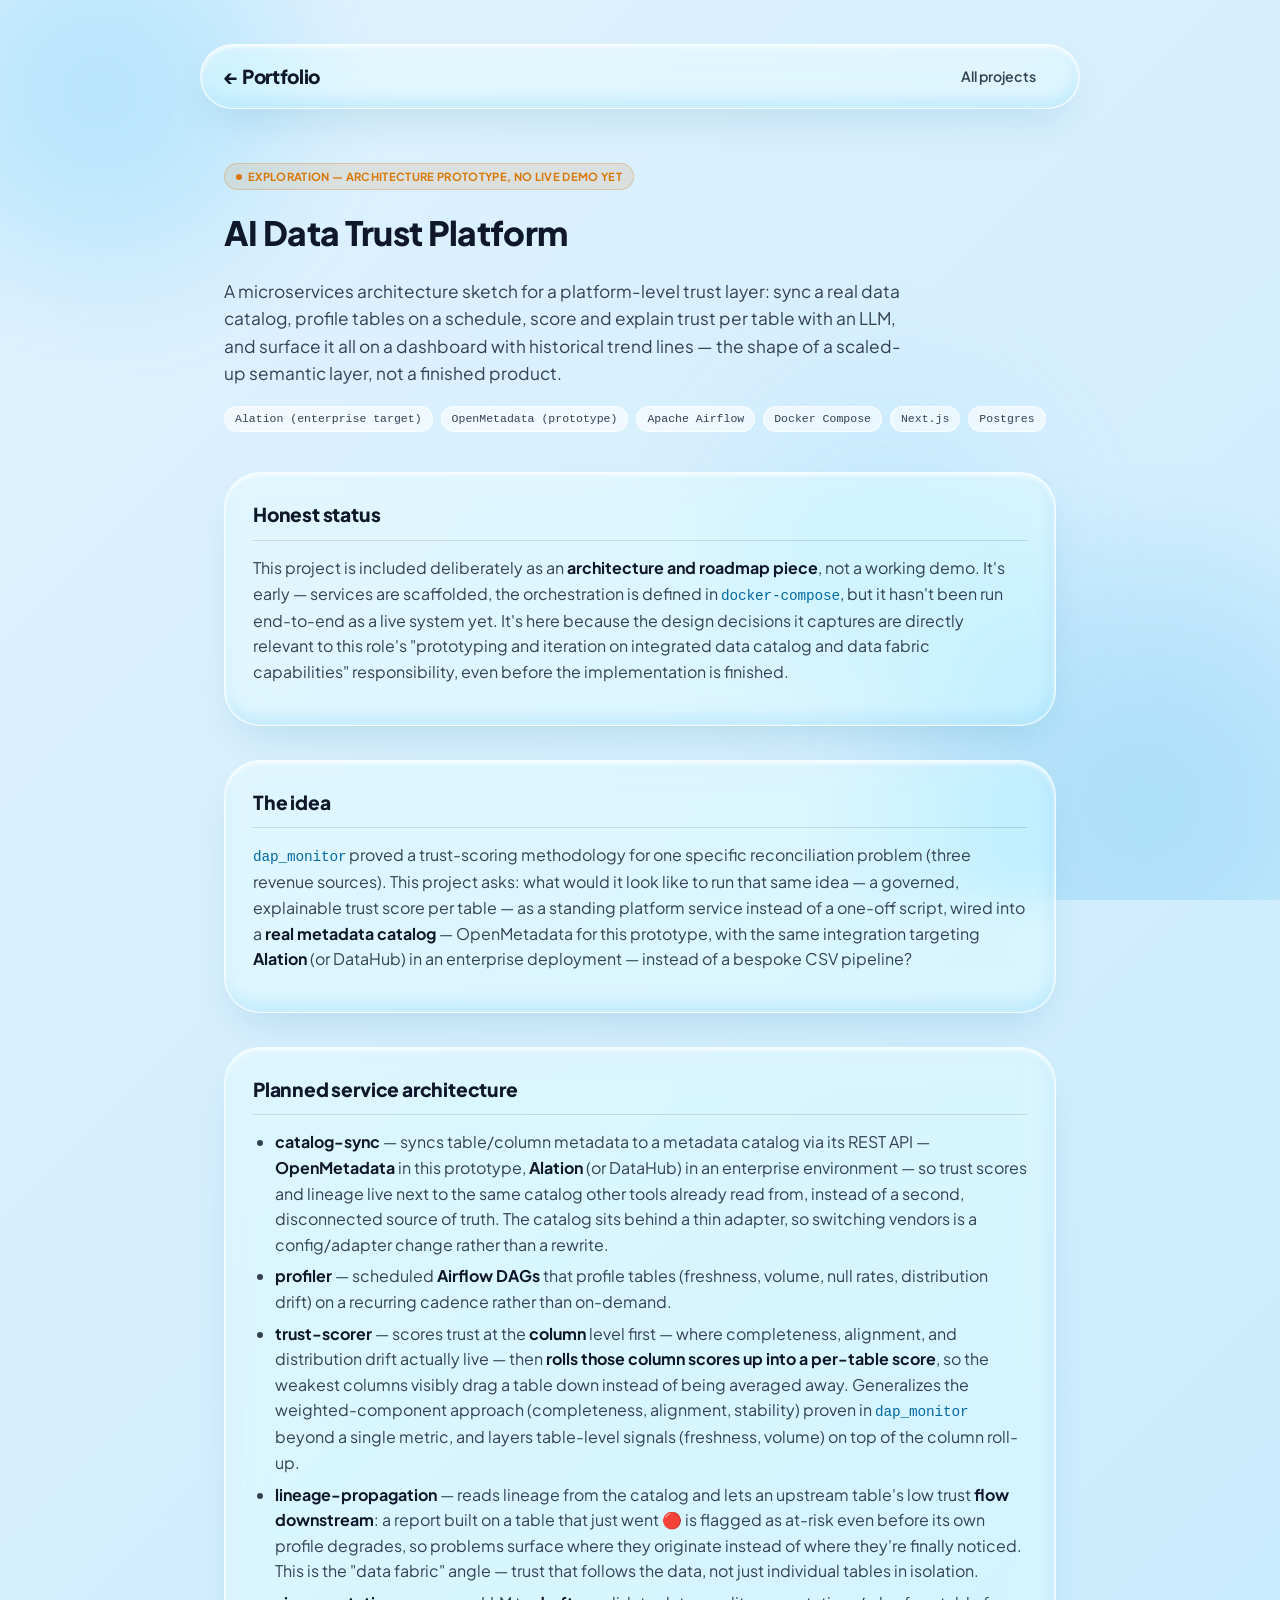
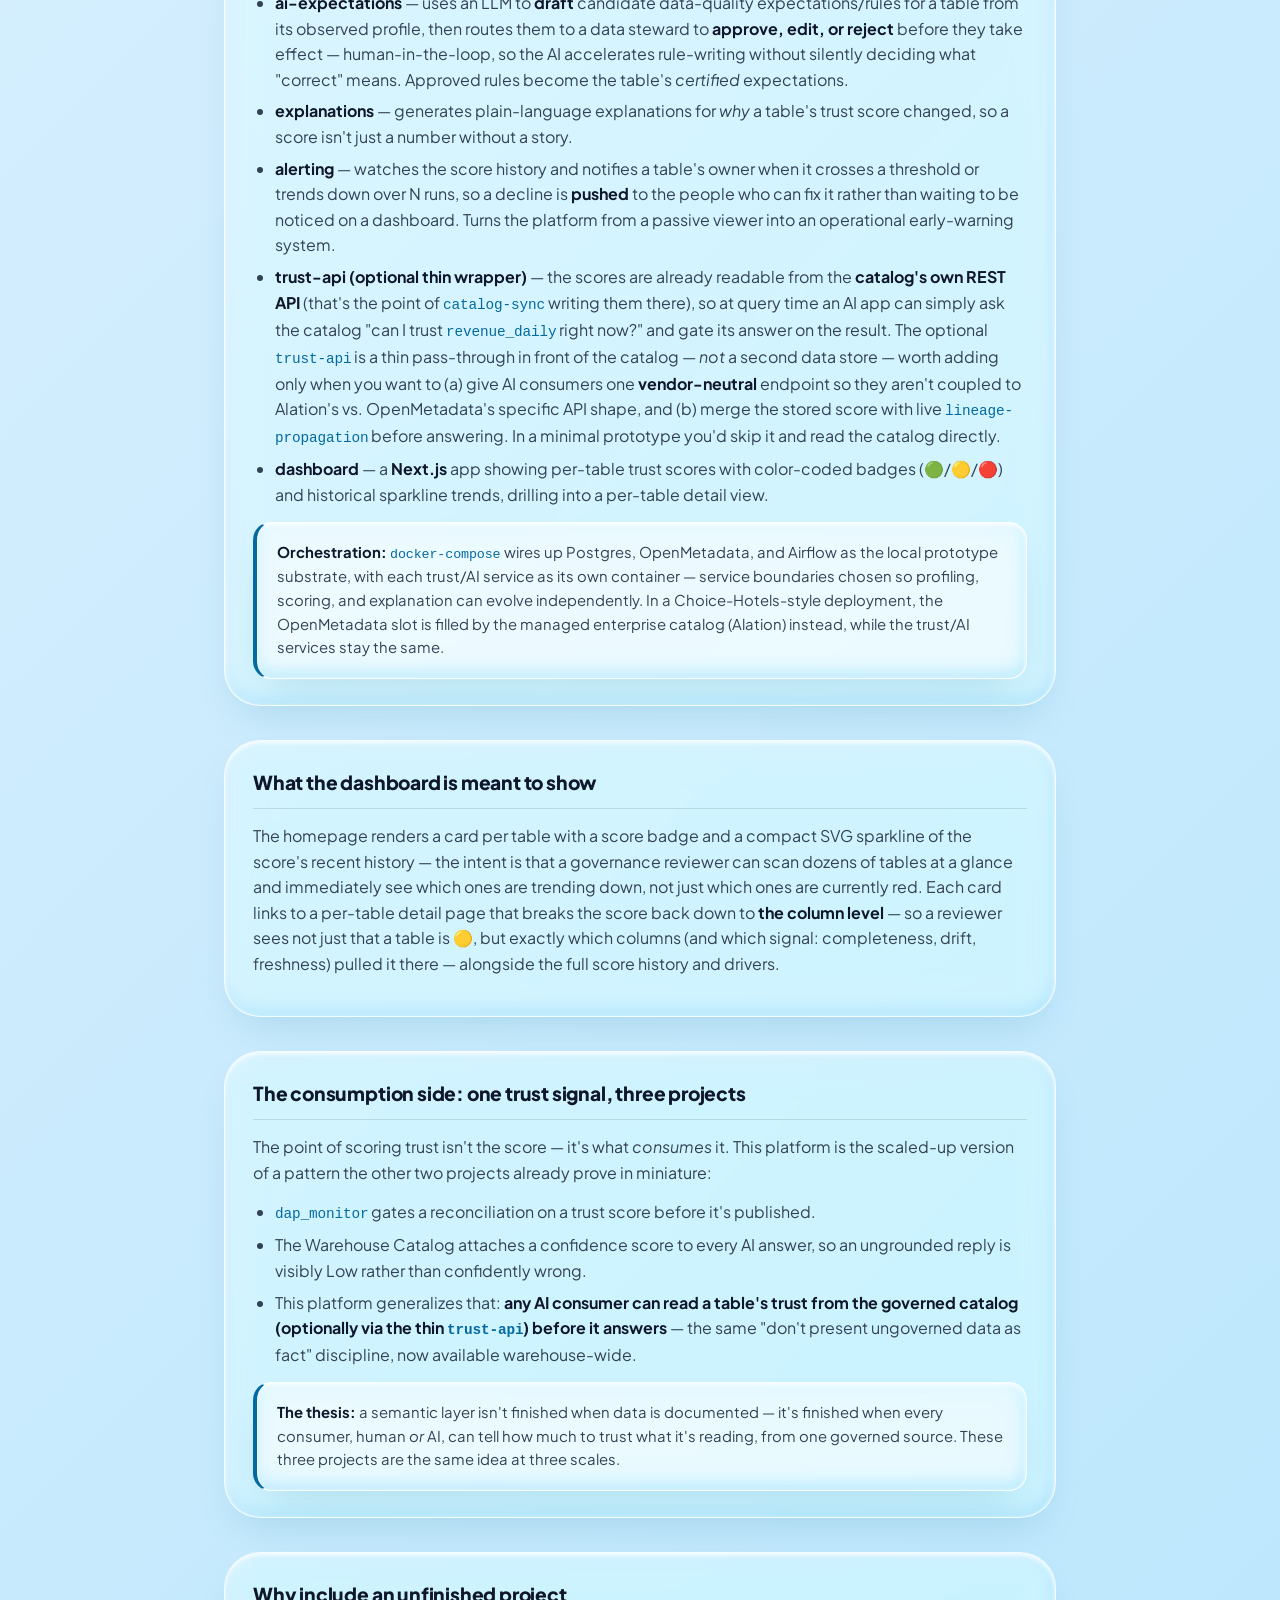
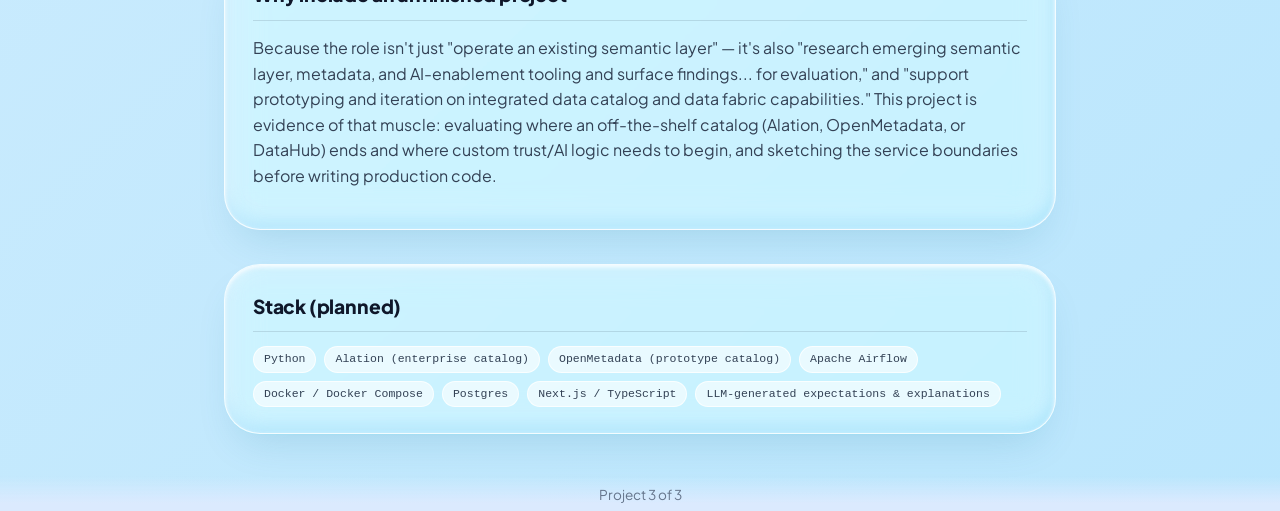
<file: projects/ai-data-trust.html>
<!DOCTYPE html>
<html lang="en">
<head>
<meta charset="UTF-8">
<meta name="viewport" content="width=device-width, initial-scale=1.0, viewport-fit=cover">
<meta name="theme-color" content="#e0f2fe">
<title>AI Data Trust Platform — Architecture</title>
<link rel="preconnect" href="https://fonts.googleapis.com">
<link rel="preconnect" href="https://fonts.gstatic.com" crossorigin>
<link href="https://fonts.googleapis.com/css2?family=Plus+Jakarta+Sans:wght@400;500;600;700;800&display=swap" rel="stylesheet">
<link rel="stylesheet" href="../styles.css?v=25">
</head>
<body>

<div class="bg-orbs" aria-hidden="true">
  <div class="bg-orb bg-orb-1"></div>
  <div class="bg-orb bg-orb-2"></div>
  <div class="bg-orb bg-orb-3"></div>
</div>

<nav class="site-nav">
  <div class="wrap">
    <a class="brand" href="../index.html">← Portfolio</a>
    <a class="back" href="../index.html">All projects</a>
  </div>
</nav>

<header class="case-header">
  <div class="wrap">
    <span class="tier exploration">Exploration — architecture prototype, no live demo yet</span>
    <h1>AI Data Trust Platform</h1>
    <p class="subtitle">
      A microservices architecture sketch for a platform-level trust layer: sync a real data
      catalog, profile tables on a schedule, score and explain trust per table with an LLM, and
      surface it all on a dashboard with historical trend lines — the shape of a scaled-up semantic
      layer, not a finished product.
    </p>
    <div class="case-meta">
      <span class="tag">Alation (enterprise target)</span>
      <span class="tag">OpenMetadata (prototype)</span>
      <span class="tag">Apache Airflow</span>
      <span class="tag">Docker Compose</span>
      <span class="tag">Next.js</span>
      <span class="tag">Postgres</span>
    </div>
  </div>
</header>

<main class="case-body">
  <div class="wrap">

    <section>
      <h2>Honest status</h2>
      <p>
        This project is included deliberately as an <strong>architecture and roadmap piece</strong>,
        not a working demo. It's early — services are scaffolded, the orchestration is defined in
        <code>docker-compose</code>, but it hasn't been run end-to-end as a live system yet. It's here
        because the design decisions it captures are directly relevant to this role's "prototyping
        and iteration on integrated data catalog and data fabric capabilities" responsibility, even
        before the implementation is finished.
      </p>
    </section>

    <section>
      <h2>The idea</h2>
      <p>
        <code>dap_monitor</code> proved a trust-scoring methodology for one specific reconciliation
        problem (three revenue sources). This project asks: what would it look like to run that same
        idea — a governed, explainable trust score per table — as a standing platform service
        instead of a one-off script, wired into a <strong>real metadata catalog</strong> — OpenMetadata
        for this prototype, with the same integration targeting <strong>Alation</strong> (or DataHub) in
        an enterprise deployment — instead of a bespoke CSV pipeline?
      </p>
    </section>

    <section>
      <h2>Planned service architecture</h2>
      <ul>
        <li><strong>catalog-sync</strong> — syncs table/column metadata to a metadata catalog via its REST API — <strong>OpenMetadata</strong> in this prototype, <strong>Alation</strong> (or DataHub) in an enterprise environment — so trust scores and lineage live next to the same catalog other tools already read from, instead of a second, disconnected source of truth. The catalog sits behind a thin adapter, so switching vendors is a config/adapter change rather than a rewrite.</li>
        <li><strong>profiler</strong> — scheduled <strong>Airflow DAGs</strong> that profile tables (freshness, volume, null rates, distribution drift) on a recurring cadence rather than on-demand.</li>
        <li><strong>trust-scorer</strong> — scores trust at the <strong>column</strong> level first — where completeness, alignment, and distribution drift actually live — then <strong>rolls those column scores up into a per-table score</strong>, so the weakest columns visibly drag a table down instead of being averaged away. Generalizes the weighted-component approach (completeness, alignment, stability) proven in <code>dap_monitor</code> beyond a single metric, and layers table-level signals (freshness, volume) on top of the column roll-up.</li>
        <li><strong>lineage-propagation</strong> — reads lineage from the catalog and lets an upstream table's low trust <strong>flow downstream</strong>: a report built on a table that just went 🔴 is flagged as at-risk even before its own profile degrades, so problems surface where they originate instead of where they're finally noticed. This is the "data fabric" angle — trust that follows the data, not just individual tables in isolation.</li>
        <li><strong>ai-expectations</strong> — uses an LLM to <strong>draft</strong> candidate data-quality expectations/rules for a table from its observed profile, then routes them to a data steward to <strong>approve, edit, or reject</strong> before they take effect — human-in-the-loop, so the AI accelerates rule-writing without silently deciding what "correct" means. Approved rules become the table's <em>certified</em> expectations.</li>
        <li><strong>explanations</strong> — generates plain-language explanations for <em>why</em> a table's trust score changed, so a score isn't just a number without a story.</li>
        <li><strong>alerting</strong> — watches the score history and notifies a table's owner when it crosses a threshold or trends down over N runs, so a decline is <strong>pushed</strong> to the people who can fix it rather than waiting to be noticed on a dashboard. Turns the platform from a passive viewer into an operational early-warning system.</li>
        <li><strong>trust-api (optional thin wrapper)</strong> — the scores are already readable from the <strong>catalog's own REST API</strong> (that's the point of <code>catalog-sync</code> writing them there), so at query time an AI app can simply ask the catalog "can I trust <code>revenue_daily</code> right now?" and gate its answer on the result. The optional <code>trust-api</code> is a thin pass-through in front of the catalog — <em>not</em> a second data store — worth adding only when you want to (a) give AI consumers one <strong>vendor-neutral</strong> endpoint so they aren't coupled to Alation's vs. OpenMetadata's specific API shape, and (b) merge the stored score with live <code>lineage-propagation</code> before answering. In a minimal prototype you'd skip it and read the catalog directly.</li>
        <li><strong>dashboard</strong> — a <strong>Next.js</strong> app showing per-table trust scores with color-coded badges (🟢/🟡/🔴) and historical sparkline trends, drilling into a per-table detail view.</li>
      </ul>
      <div class="callout">
        <strong>Orchestration:</strong> <code>docker-compose</code> wires up Postgres, OpenMetadata,
        and Airflow as the local prototype substrate, with each trust/AI service as its own container —
        service boundaries chosen so profiling, scoring, and explanation can evolve independently. In a
        Choice-Hotels-style deployment, the OpenMetadata slot is filled by the managed enterprise
        catalog (Alation) instead, while the trust/AI services stay the same.
      </div>
    </section>

    <section>
      <h2>What the dashboard is meant to show</h2>
      <p>
        The homepage renders a card per table with a score badge and a compact SVG sparkline of the
        score's recent history — the intent is that a governance reviewer can scan dozens of tables
        at a glance and immediately see which ones are trending down, not just which ones are
        currently red. Each card links to a per-table detail page that breaks the score back down to
        <strong>the column level</strong> — so a reviewer sees not just that a table is 🟡, but exactly
        which columns (and which signal: completeness, drift, freshness) pulled it there — alongside the
        full score history and drivers.
      </p>
    </section>

    <section>
      <h2>The consumption side: one trust signal, three projects</h2>
      <p>
        The point of scoring trust isn't the score — it's what <em>consumes</em> it. This platform is
        the scaled-up version of a pattern the other two projects already prove in miniature:
      </p>
      <ul>
        <li><code>dap_monitor</code> gates a reconciliation on a trust score before it's published.</li>
        <li>The Warehouse Catalog attaches a confidence score to every AI answer, so an ungrounded
          reply is visibly Low rather than confidently wrong.</li>
        <li>This platform generalizes that: <strong>any AI consumer can read a table's trust from the
          governed catalog (optionally via the thin <code>trust-api</code>) before it answers</strong> —
          the same "don't present ungoverned data as fact" discipline, now available warehouse-wide.</li>
      </ul>
      <div class="callout">
        <strong>The thesis:</strong> a semantic layer isn't finished when data is documented — it's
        finished when every consumer, human <em>or</em> AI, can tell how much to trust what it's
        reading, from one governed source. These three projects are the same idea at three scales.
      </div>
    </section>

    <section>
      <h2>Why include an unfinished project</h2>
      <p>
        Because the role isn't just "operate an existing semantic layer" — it's also "research
        emerging semantic layer, metadata, and AI-enablement tooling and surface findings... for
        evaluation," and "support prototyping and iteration on integrated data catalog and data
        fabric capabilities." This project is evidence of that muscle: evaluating where an
        off-the-shelf catalog (Alation, OpenMetadata, or DataHub) ends and where custom trust/AI logic
        needs to begin, and sketching the service boundaries before writing production code.
      </p>
    </section>

    <section>
      <h2>Stack (planned)</h2>
      <div class="stack-list">
        <span class="tag">Python</span>
        <span class="tag">Alation (enterprise catalog)</span>
        <span class="tag">OpenMetadata (prototype catalog)</span>
        <span class="tag">Apache Airflow</span>
        <span class="tag">Docker / Docker Compose</span>
        <span class="tag">Postgres</span>
        <span class="tag">Next.js / TypeScript</span>
        <span class="tag">LLM-generated expectations &amp; explanations</span>
      </div>
    </section>

  </div>
</main>

<footer class="footer">
  <div class="wrap">Project 3 of 3</div>
</footer>

<script src="../liquid-ui.js?v=24" defer></script>
</body>
</html>
</file>
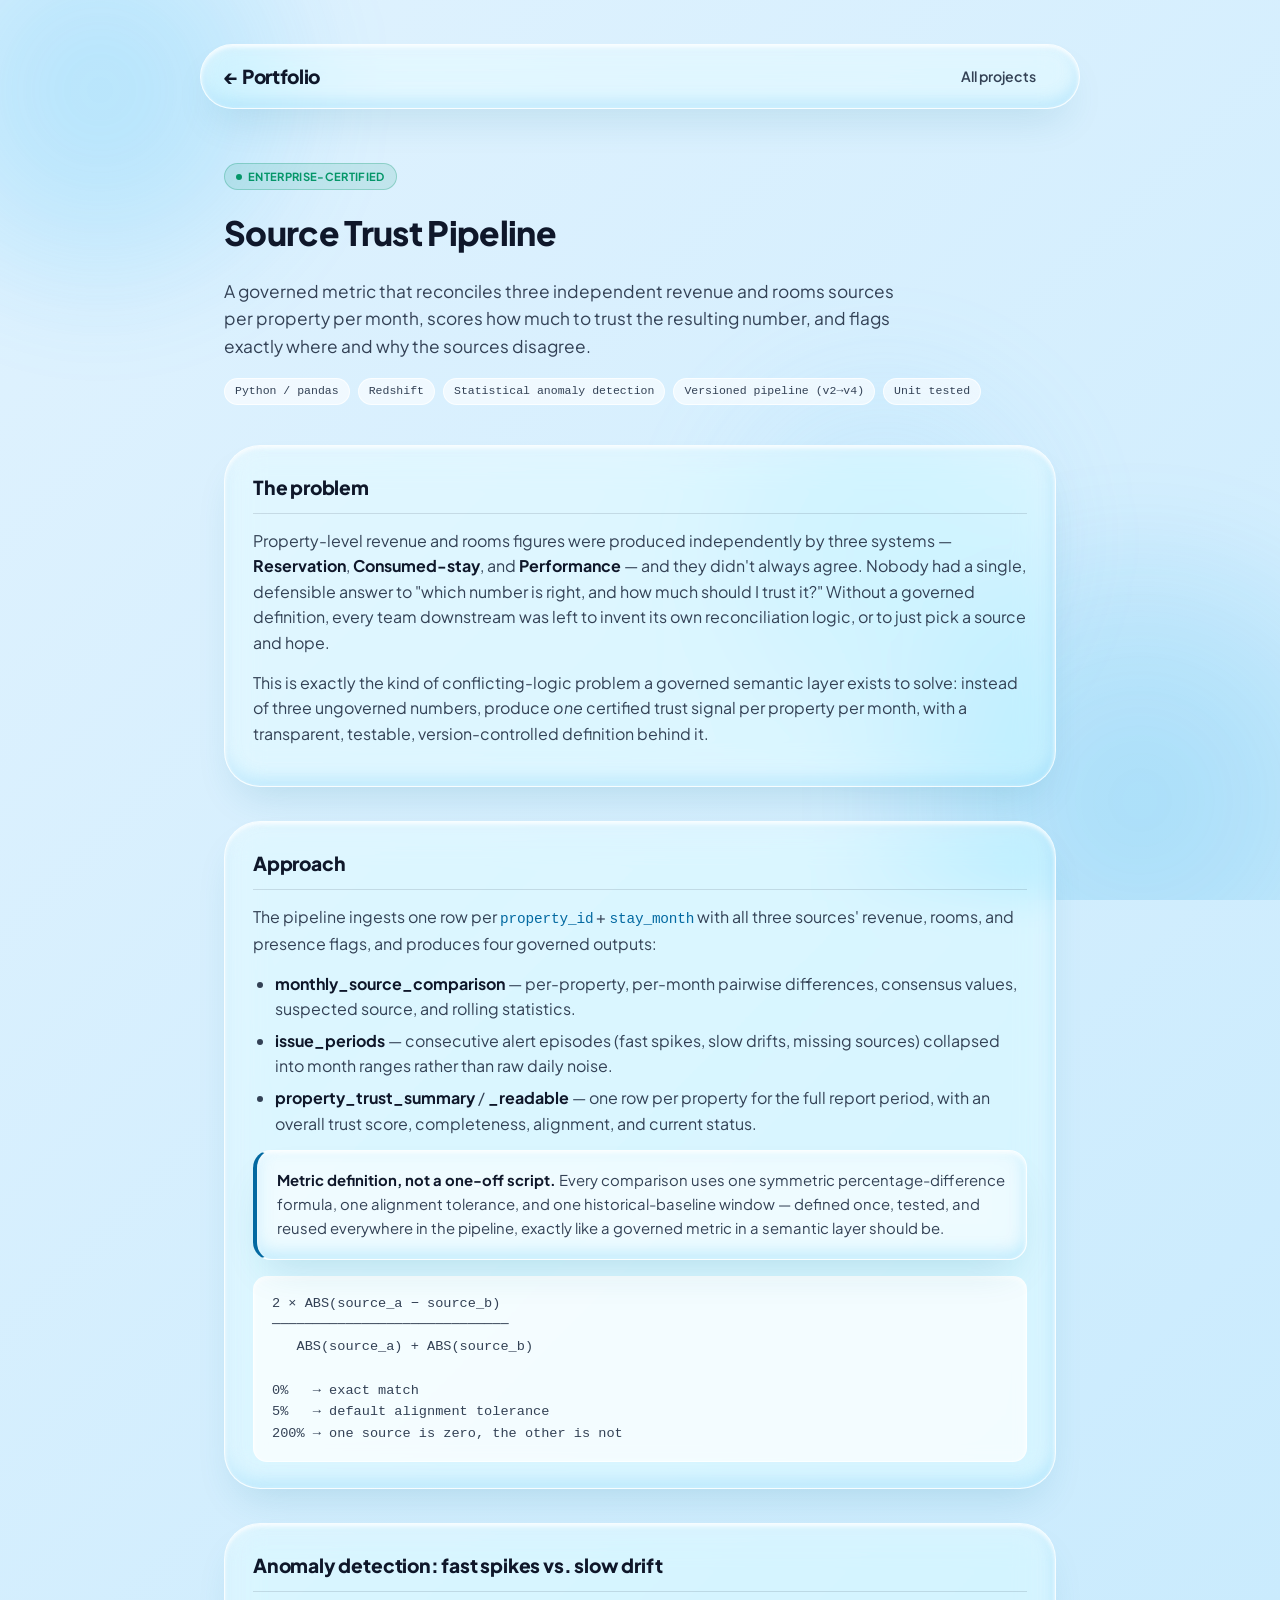
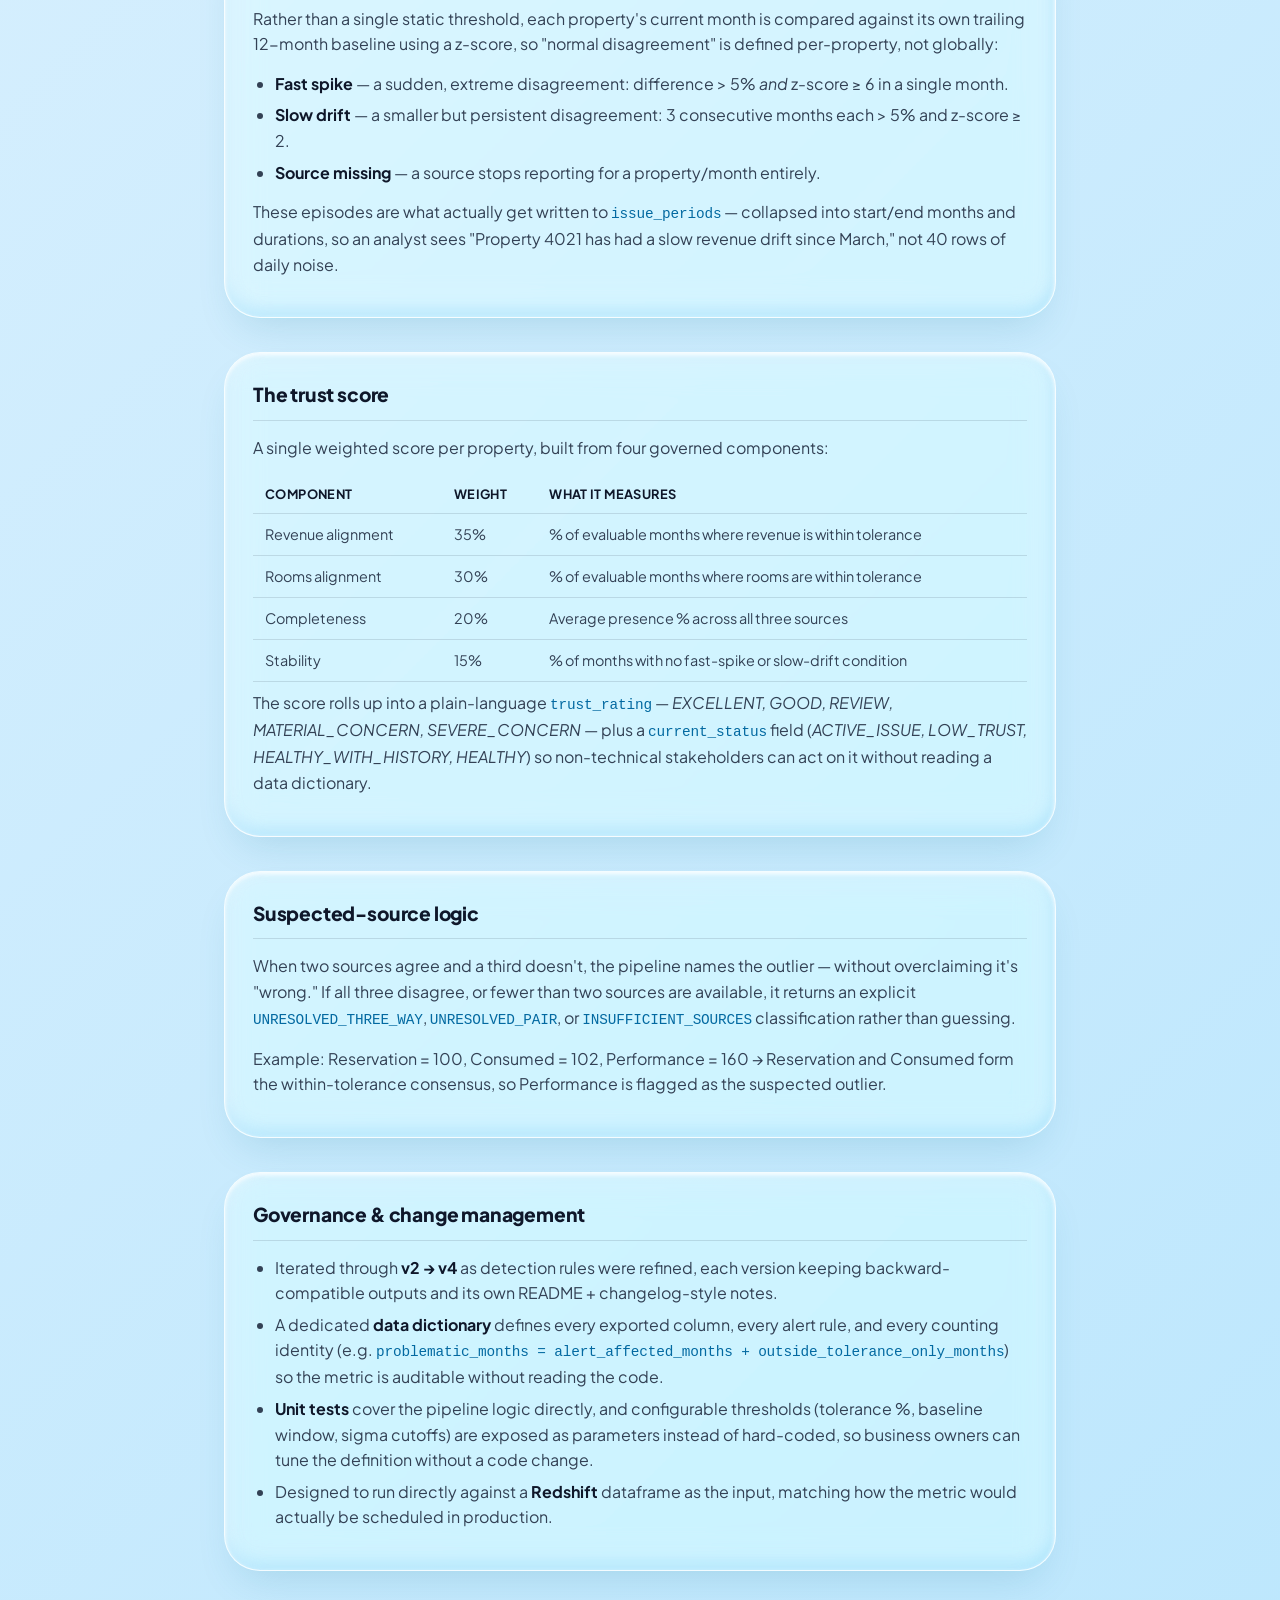
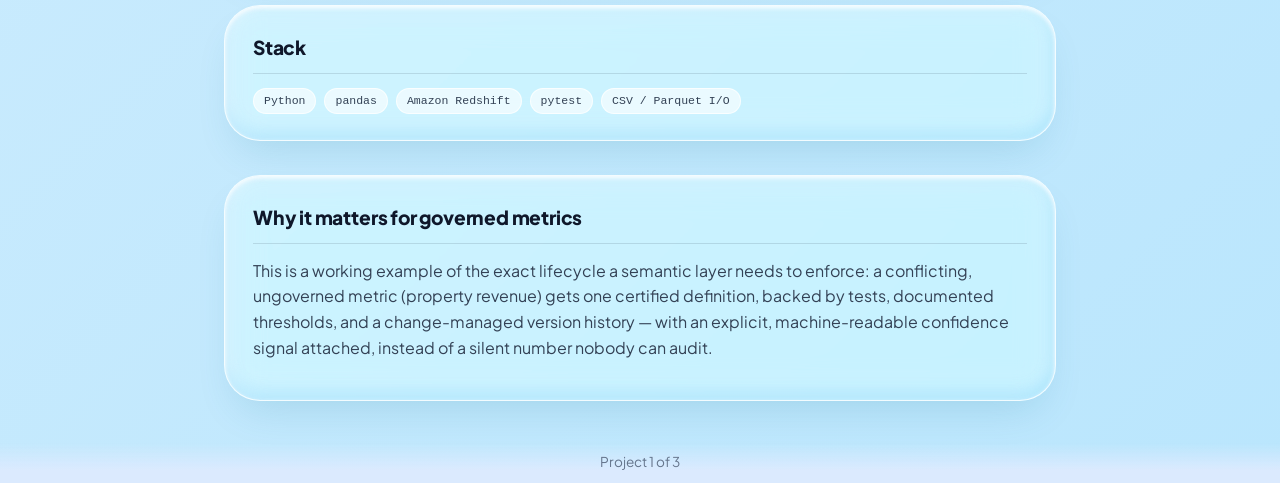
<file: projects/dap-monitor.html>
<!DOCTYPE html>
<html lang="en">
<head>
<meta charset="UTF-8">
<meta name="viewport" content="width=device-width, initial-scale=1.0, viewport-fit=cover">
<meta name="theme-color" content="#e0f2fe">
<title>Source Trust Pipeline — Project</title>
<link rel="preconnect" href="https://fonts.googleapis.com">
<link rel="preconnect" href="https://fonts.gstatic.com" crossorigin>
<link href="https://fonts.googleapis.com/css2?family=Plus+Jakarta+Sans:wght@400;500;600;700;800&display=swap" rel="stylesheet">
<link rel="stylesheet" href="../styles.css?v=25">
</head>
<body>

<div class="bg-orbs" aria-hidden="true">
  <div class="bg-orb bg-orb-1"></div>
  <div class="bg-orb bg-orb-2"></div>
  <div class="bg-orb bg-orb-3"></div>
</div>

<nav class="site-nav">
  <div class="wrap">
    <a class="brand" href="../index.html">← Portfolio</a>
    <a class="back" href="../index.html">All projects</a>
  </div>
</nav>

<header class="case-header">
  <div class="wrap">
    <span class="tier certified">Enterprise-certified</span>
    <h1>Source Trust Pipeline</h1>
    <p class="subtitle">
      A governed metric that reconciles three independent revenue and rooms sources per property
      per month, scores how much to trust the resulting number, and flags exactly where and why
      the sources disagree.
    </p>
    <div class="case-meta">
      <span class="tag">Python / pandas</span>
      <span class="tag">Redshift</span>
      <span class="tag">Statistical anomaly detection</span>
      <span class="tag">Versioned pipeline (v2→v4)</span>
      <span class="tag">Unit tested</span>
    </div>
  </div>
</header>

<main class="case-body">
  <div class="wrap">

    <section>
      <h2>The problem</h2>
      <p>
        Property-level revenue and rooms figures were produced independently by three systems —
        <strong>Reservation</strong>, <strong>Consumed-stay</strong>, and <strong>Performance</strong>
        — and they didn't always agree. Nobody had a single, defensible answer to "which number is
        right, and how much should I trust it?" Without a governed definition, every team downstream
        was left to invent its own reconciliation logic, or to just pick a source and hope.
      </p>
      <p>
        This is exactly the kind of conflicting-logic problem a governed semantic layer exists to
        solve: instead of three ungoverned numbers, produce <em>one</em> certified trust signal per
        property per month, with a transparent, testable, version-controlled definition behind it.
      </p>
    </section>

    <section>
      <h2>Approach</h2>
      <p>
        The pipeline ingests one row per <code>property_id</code> + <code>stay_month</code> with all
        three sources' revenue, rooms, and presence flags, and produces four governed outputs:
      </p>
      <ul>
        <li><strong>monthly_source_comparison</strong> — per-property, per-month pairwise differences, consensus values, suspected source, and rolling statistics.</li>
        <li><strong>issue_periods</strong> — consecutive alert episodes (fast spikes, slow drifts, missing sources) collapsed into month ranges rather than raw daily noise.</li>
        <li><strong>property_trust_summary</strong> / <strong>_readable</strong> — one row per property for the full report period, with an overall trust score, completeness, alignment, and current status.</li>
      </ul>

      <div class="callout">
        <strong>Metric definition, not a one-off script.</strong> Every comparison uses one symmetric
        percentage-difference formula, one alignment tolerance, and one historical-baseline window —
        defined once, tested, and reused everywhere in the pipeline, exactly like a governed metric
        in a semantic layer should be.
      </div>

      <div class="formula" style="margin-top:16px;">2 × ABS(source_a − source_b)
─────────────────────────────
   ABS(source_a) + ABS(source_b)

0%   → exact match
5%   → default alignment tolerance
200% → one source is zero, the other is not</div>
    </section>

    <section>
      <h2>Anomaly detection: fast spikes vs. slow drift</h2>
      <p>
        Rather than a single static threshold, each property's current month is compared against its
        own trailing 12-month baseline using a z-score, so "normal disagreement" is defined
        per-property, not globally:
      </p>
      <ul>
        <li><strong>Fast spike</strong> — a sudden, extreme disagreement: difference &gt; 5% <em>and</em> z-score ≥ 6 in a single month.</li>
        <li><strong>Slow drift</strong> — a smaller but persistent disagreement: 3 consecutive months each &gt; 5% and z-score ≥ 2.</li>
        <li><strong>Source missing</strong> — a source stops reporting for a property/month entirely.</li>
      </ul>
      <p>
        These episodes are what actually get written to <code>issue_periods</code> — collapsed into
        start/end months and durations, so an analyst sees "Property 4021 has had a slow revenue
        drift since March," not 40 rows of daily noise.
      </p>
    </section>

    <section>
      <h2>The trust score</h2>
      <p>A single weighted score per property, built from four governed components:</p>
      <table class="data-table">
        <thead><tr><th>Component</th><th>Weight</th><th>What it measures</th></tr></thead>
        <tbody>
          <tr><td>Revenue alignment</td><td>35%</td><td>% of evaluable months where revenue is within tolerance</td></tr>
          <tr><td>Rooms alignment</td><td>30%</td><td>% of evaluable months where rooms are within tolerance</td></tr>
          <tr><td>Completeness</td><td>20%</td><td>Average presence % across all three sources</td></tr>
          <tr><td>Stability</td><td>15%</td><td>% of months with no fast-spike or slow-drift condition</td></tr>
        </tbody>
      </table>
      <p>
        The score rolls up into a plain-language <code>trust_rating</code> — <em>EXCELLENT, GOOD,
        REVIEW, MATERIAL_CONCERN, SEVERE_CONCERN</em> — plus a <code>current_status</code> field
        (<em>ACTIVE_ISSUE, LOW_TRUST, HEALTHY_WITH_HISTORY, HEALTHY</em>) so non-technical
        stakeholders can act on it without reading a data dictionary.
      </p>
    </section>

    <section>
      <h2>Suspected-source logic</h2>
      <p>
        When two sources agree and a third doesn't, the pipeline names the outlier — without
        overclaiming it's "wrong." If all three disagree, or fewer than two sources are available,
        it returns an explicit <code>UNRESOLVED_THREE_WAY</code>, <code>UNRESOLVED_PAIR</code>, or
        <code>INSUFFICIENT_SOURCES</code> classification rather than guessing.
      </p>
      <p>
        Example: Reservation = 100, Consumed = 102, Performance = 160 → Reservation and Consumed
        form the within-tolerance consensus, so Performance is flagged as the suspected outlier.
      </p>
    </section>

    <section>
      <h2>Governance &amp; change management</h2>
      <ul>
        <li>Iterated through <strong>v2 → v4</strong> as detection rules were refined, each version keeping backward-compatible outputs and its own README + changelog-style notes.</li>
        <li>A dedicated <strong>data dictionary</strong> defines every exported column, every alert rule, and every counting identity (e.g. <code>problematic_months = alert_affected_months + outside_tolerance_only_months</code>) so the metric is auditable without reading the code.</li>
        <li><strong>Unit tests</strong> cover the pipeline logic directly, and configurable thresholds (tolerance %, baseline window, sigma cutoffs) are exposed as parameters instead of hard-coded, so business owners can tune the definition without a code change.</li>
        <li>Designed to run directly against a <strong>Redshift</strong> dataframe as the input, matching how the metric would actually be scheduled in production.</li>
      </ul>
    </section>

    <section>
      <h2>Stack</h2>
      <div class="stack-list">
        <span class="tag">Python</span>
        <span class="tag">pandas</span>
        <span class="tag">Amazon Redshift</span>
        <span class="tag">pytest</span>
        <span class="tag">CSV / Parquet I/O</span>
      </div>
    </section>

    <section>
      <h2>Why it matters for governed metrics</h2>
      <p>
        This is a working example of the exact lifecycle a semantic layer needs to enforce: a
        conflicting, ungoverned metric (property revenue) gets one certified definition, backed by
        tests, documented thresholds, and a change-managed version history — with an explicit,
        machine-readable confidence signal attached, instead of a silent number nobody can audit.
      </p>
    </section>

  </div>
</main>

<footer class="footer">
  <div class="wrap">Project 1 of 3</div>
</footer>

<script src="../liquid-ui.js?v=24" defer></script>
</body>
</html>
</file>
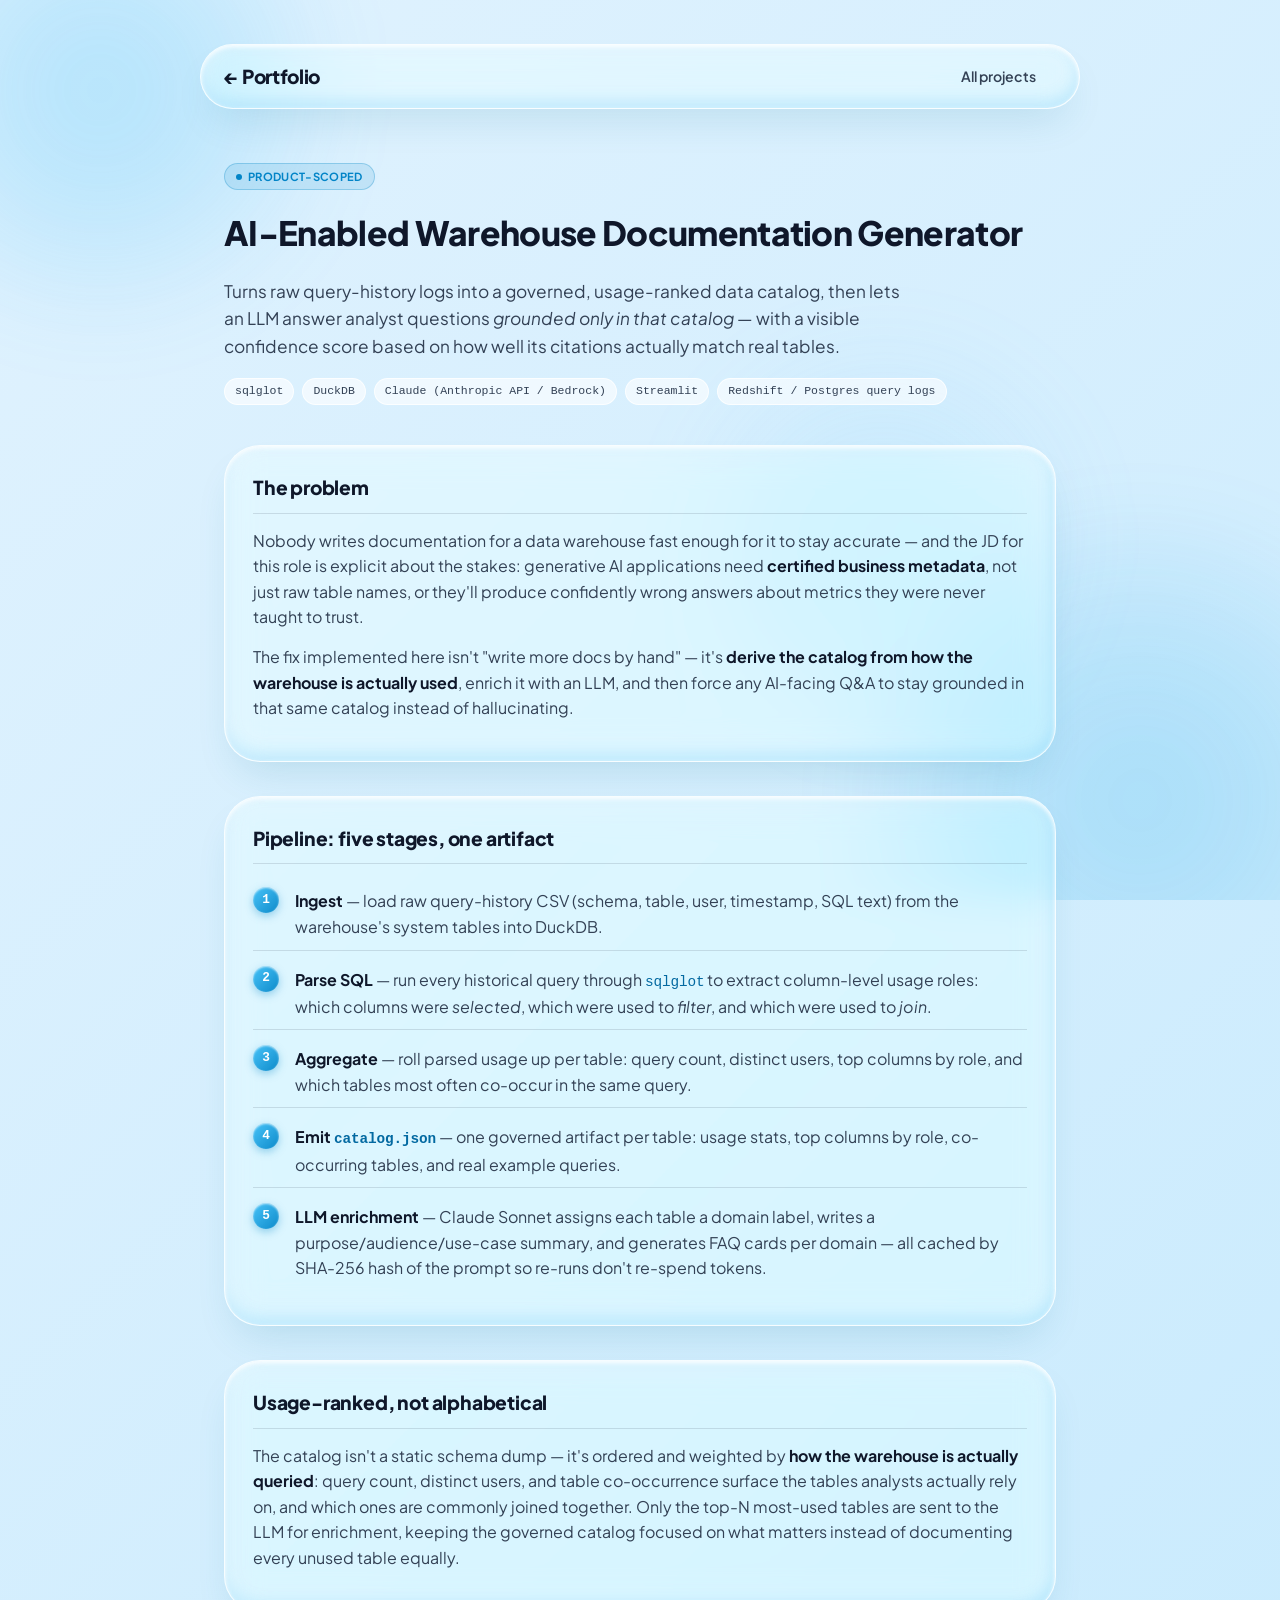
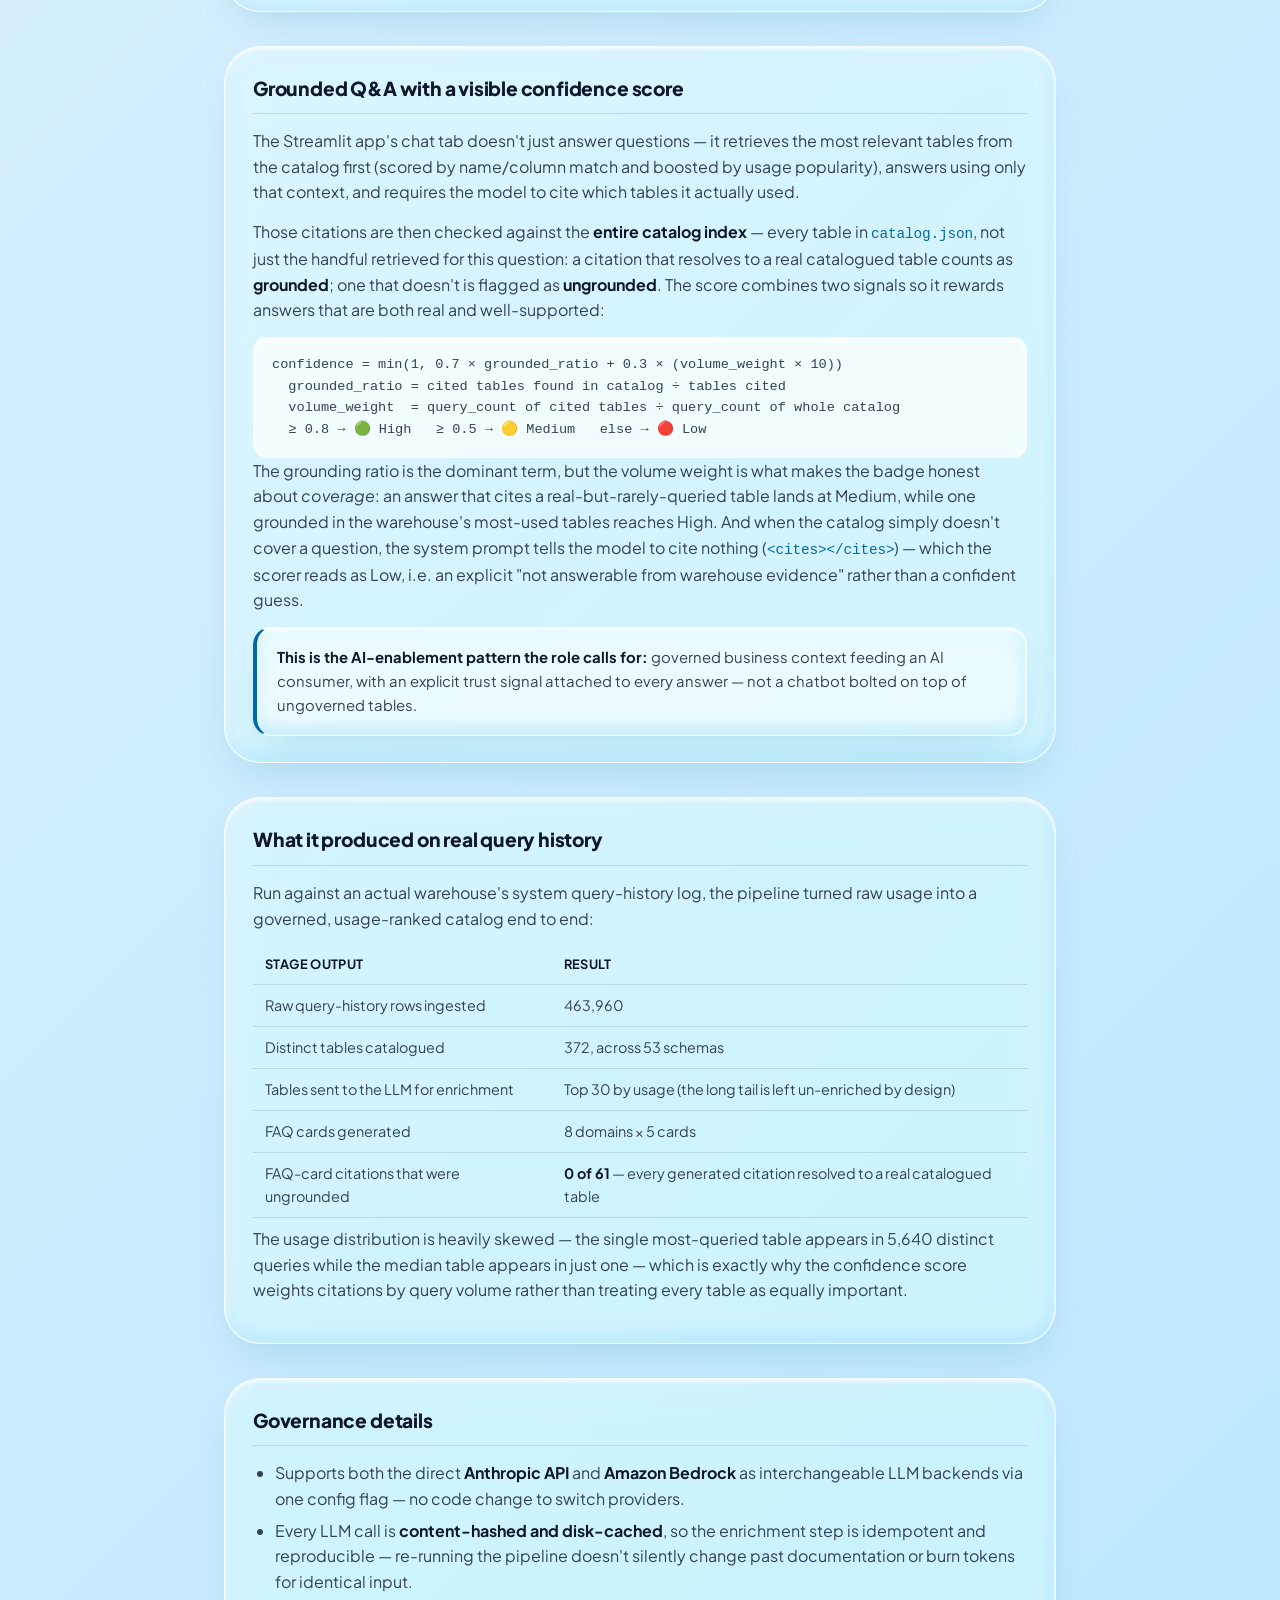
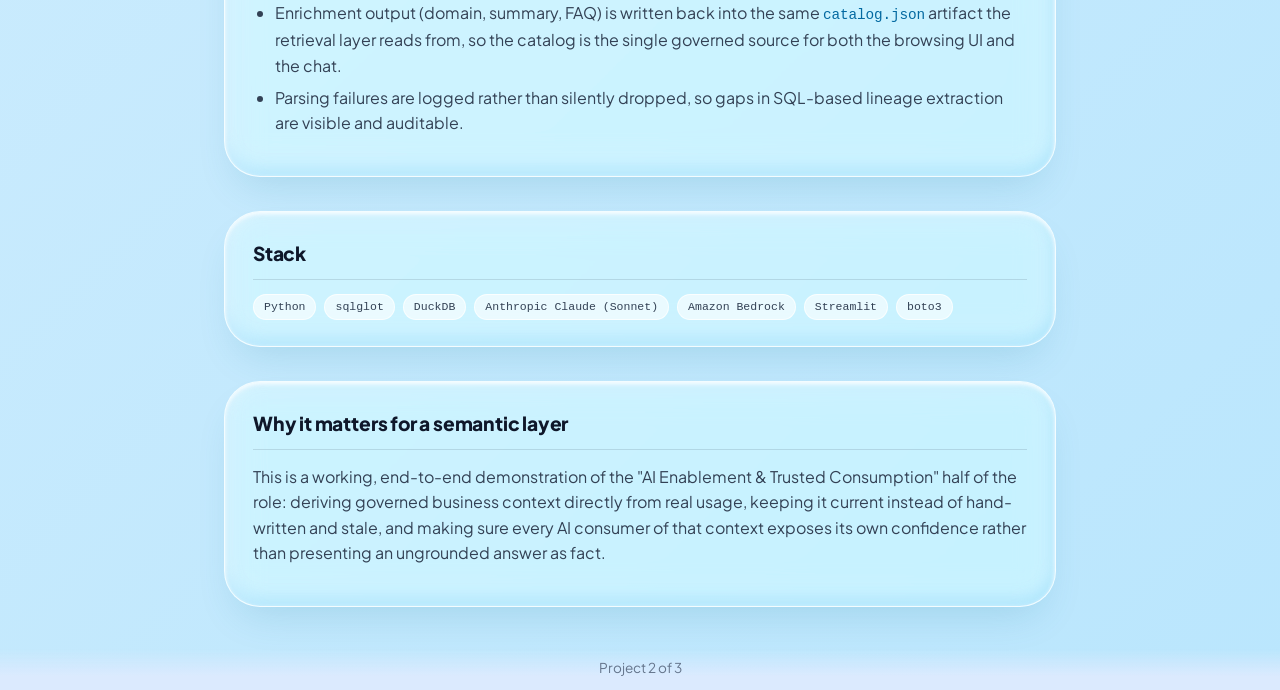
<file: projects/warehouse-catalog.html>
<!DOCTYPE html>
<html lang="en">
<head>
<meta charset="UTF-8">
<meta name="viewport" content="width=device-width, initial-scale=1.0, viewport-fit=cover">
<meta name="theme-color" content="#e0f2fe">
<title>AI-Enabled Warehouse Catalog — Project</title>
<link rel="preconnect" href="https://fonts.googleapis.com">
<link rel="preconnect" href="https://fonts.gstatic.com" crossorigin>
<link href="https://fonts.googleapis.com/css2?family=Plus+Jakarta+Sans:wght@400;500;600;700;800&display=swap" rel="stylesheet">
<link rel="stylesheet" href="../styles.css?v=25">
</head>
<body>

<div class="bg-orbs" aria-hidden="true">
  <div class="bg-orb bg-orb-1"></div>
  <div class="bg-orb bg-orb-2"></div>
  <div class="bg-orb bg-orb-3"></div>
</div>

<nav class="site-nav">
  <div class="wrap">
    <a class="brand" href="../index.html">← Portfolio</a>
    <a class="back" href="../index.html">All projects</a>
  </div>
</nav>

<header class="case-header">
  <div class="wrap">
    <span class="tier product">Product-scoped</span>
    <h1>AI-Enabled Warehouse Documentation Generator</h1>
    <p class="subtitle">
      Turns raw query-history logs into a governed, usage-ranked data catalog, then lets an LLM
      answer analyst questions <em>grounded only in that catalog</em> — with a visible confidence
      score based on how well its citations actually match real tables.
    </p>
    <div class="case-meta">
      <span class="tag">sqlglot</span>
      <span class="tag">DuckDB</span>
      <span class="tag">Claude (Anthropic API / Bedrock)</span>
      <span class="tag">Streamlit</span>
      <span class="tag">Redshift / Postgres query logs</span>
    </div>
  </div>
</header>

<main class="case-body">
  <div class="wrap">

    <section>
      <h2>The problem</h2>
      <p>
        Nobody writes documentation for a data warehouse fast enough for it to stay accurate — and
        the JD for this role is explicit about the stakes: generative AI applications need
        <strong>certified business metadata</strong>, not just raw table names, or they'll produce
        confidently wrong answers about metrics they were never taught to trust.
      </p>
      <p>
        The fix implemented here isn't "write more docs by hand" — it's <strong>derive the catalog
        from how the warehouse is actually used</strong>, enrich it with an LLM, and then force any
        AI-facing Q&amp;A to stay grounded in that same catalog instead of hallucinating.
      </p>
    </section>

    <section>
      <h2>Pipeline: five stages, one artifact</h2>
      <ol class="pipeline-steps">
        <li><strong>Ingest</strong> — load raw query-history CSV (schema, table, user, timestamp, SQL text) from the warehouse's system tables into DuckDB.</li>
        <li><strong>Parse SQL</strong> — run every historical query through <code>sqlglot</code> to extract column-level usage roles: which columns were <em>selected</em>, which were used to <em>filter</em>, and which were used to <em>join</em>.</li>
        <li><strong>Aggregate</strong> — roll parsed usage up per table: query count, distinct users, top columns by role, and which tables most often co-occur in the same query.</li>
        <li><strong>Emit <code>catalog.json</code></strong> — one governed artifact per table: usage stats, top columns by role, co-occurring tables, and real example queries.</li>
        <li><strong>LLM enrichment</strong> — Claude Sonnet assigns each table a domain label, writes a purpose/audience/use-case summary, and generates FAQ cards per domain — all cached by SHA-256 hash of the prompt so re-runs don't re-spend tokens.</li>
      </ol>
    </section>

    <section>
      <h2>Usage-ranked, not alphabetical</h2>
      <p>
        The catalog isn't a static schema dump — it's ordered and weighted by <strong>how the
        warehouse is actually queried</strong>: query count, distinct users, and table co-occurrence
        surface the tables analysts actually rely on, and which ones are commonly joined together.
        Only the top-N most-used tables are sent to the LLM for enrichment, keeping the governed
        catalog focused on what matters instead of documenting every unused table equally.
      </p>
    </section>

    <section>
      <h2>Grounded Q&amp;A with a visible confidence score</h2>
      <p>
        The Streamlit app's chat tab doesn't just answer questions — it retrieves the most relevant
        tables from the catalog first (scored by name/column match and boosted by usage popularity),
        answers using only that context, and requires the model to cite which tables it actually used.
      </p>
      <p>
        Those citations are then checked against the <strong>entire catalog index</strong> — every
        table in <code>catalog.json</code>, not just the handful retrieved for this question: a citation
        that resolves to a real catalogued table counts as <strong>grounded</strong>; one that doesn't
        is flagged as <strong>ungrounded</strong>. The score combines two signals so it rewards answers
        that are both real and well-supported:
      </p>
      <div class="formula">confidence = min(1, 0.7 × grounded_ratio + 0.3 × (volume_weight × 10))
  grounded_ratio = cited tables found in catalog ÷ tables cited
  volume_weight  = query_count of cited tables ÷ query_count of whole catalog
  ≥ 0.8 → 🟢 High   ≥ 0.5 → 🟡 Medium   else → 🔴 Low</div>
      <p>
        The grounding ratio is the dominant term, but the volume weight is what makes the badge
        honest about <em>coverage</em>: an answer that cites a real-but-rarely-queried table lands at
        Medium, while one grounded in the warehouse's most-used tables reaches High. And when the
        catalog simply doesn't cover a question, the system prompt tells the model to cite nothing
        (<code>&lt;cites&gt;&lt;/cites&gt;</code>) — which the scorer reads as Low, i.e. an explicit
        "not answerable from warehouse evidence" rather than a confident guess.
      </p>
      <div class="callout">
        <strong>This is the AI-enablement pattern the role calls for:</strong> governed business
        context feeding an AI consumer, with an explicit trust signal attached to every answer —
        not a chatbot bolted on top of ungoverned tables.
      </div>
    </section>

    <section>
      <h2>What it produced on real query history</h2>
      <p>
        Run against an actual warehouse's system query-history log, the pipeline turned raw usage into
        a governed, usage-ranked catalog end to end:
      </p>
      <table class="data-table">
        <tr><th>Stage output</th><th>Result</th></tr>
        <tr><td>Raw query-history rows ingested</td><td>463,960</td></tr>
        <tr><td>Distinct tables catalogued</td><td>372, across 53 schemas</td></tr>
        <tr><td>Tables sent to the LLM for enrichment</td><td>Top 30 by usage (the long tail is left un-enriched by design)</td></tr>
        <tr><td>FAQ cards generated</td><td>8 domains × 5 cards</td></tr>
        <tr><td>FAQ-card citations that were ungrounded</td><td><strong>0 of 61</strong> — every generated citation resolved to a real catalogued table</td></tr>
      </table>
      <p>
        The usage distribution is heavily skewed — the single most-queried table appears in 5,640
        distinct queries while the median table appears in just one — which is exactly why the
        confidence score weights citations by query volume rather than treating every table as equally
        important.
      </p>
    </section>

    <section>
      <h2>Governance details</h2>
      <ul>
        <li>Supports both the direct <strong>Anthropic API</strong> and <strong>Amazon Bedrock</strong> as interchangeable LLM backends via one config flag — no code change to switch providers.</li>
        <li>Every LLM call is <strong>content-hashed and disk-cached</strong>, so the enrichment step is idempotent and reproducible — re-running the pipeline doesn't silently change past documentation or burn tokens for identical input.</li>
        <li>Enrichment output (domain, summary, FAQ) is written back into the same <code>catalog.json</code> artifact the retrieval layer reads from, so the catalog is the single governed source for both the browsing UI and the chat.</li>
        <li>Parsing failures are logged rather than silently dropped, so gaps in SQL-based lineage extraction are visible and auditable.</li>
      </ul>
    </section>

    <section>
      <h2>Stack</h2>
      <div class="stack-list">
        <span class="tag">Python</span>
        <span class="tag">sqlglot</span>
        <span class="tag">DuckDB</span>
        <span class="tag">Anthropic Claude (Sonnet)</span>
        <span class="tag">Amazon Bedrock</span>
        <span class="tag">Streamlit</span>
        <span class="tag">boto3</span>
      </div>
    </section>

    <section>
      <h2>Why it matters for a semantic layer</h2>
      <p>
        This is a working, end-to-end demonstration of the "AI Enablement &amp; Trusted Consumption"
        half of the role: deriving governed business context directly from real usage, keeping it
        current instead of hand-written and stale, and making sure every AI consumer of that context
        exposes its own confidence rather than presenting an ungrounded answer as fact.
      </p>
    </section>

  </div>
</main>

<footer class="footer">
  <div class="wrap">Project 2 of 3</div>
</footer>

<script src="../liquid-ui.js?v=24" defer></script>
</body>
</html>
</file>
<file: styles.css>
/* ==========================================================================
   LIQUID GLASSMORPHISM & WATER-BUBBLE DESIGN SYSTEM
   Light-blue ambient atmosphere · volumetric glass optics · spring physics.
   Every original component class is preserved and re-skinned; the dark theme
   is backed up in styles-dark.css.bak.
   ========================================================================== */

:root {
  /* Liquid light-blue palette */
  --bg-gradient-start: #e0f2fe;
  --bg-gradient-mid: #bae6fd;
  --bg-gradient-end: #dbeafe;

  /* Glass surfaces (translucent whites over the gradient) */
  --glass: rgba(255, 255, 255, 0.35);
  --glass-hover: rgba(255, 255, 255, 0.55);
  --glass-2: rgba(255, 255, 255, 0.5);
  --field: rgba(255, 255, 255, 0.62);
  --glass-border: rgba(255, 255, 255, 0.75);
  --glass-border-hi: rgba(255, 255, 255, 0.95);

  /* Surface aliases used across original components */
  --bg: rgba(255, 255, 255, 0.28);
  --bg-elev: rgba(255, 255, 255, 0.38);
  --bg-elev-2: rgba(255, 255, 255, 0.52);
  --code-bg: rgba(255, 255, 255, 0.6);

  /* Hairlines / structural borders (subtle slate, visible on light glass) */
  --border: rgba(15, 23, 42, 0.12);

  /* Typography */
  --text: #0f172a;
  --text-dim: #334155;
  --text-faint: #64748b;
  --muted: #475569;

  /* Accent (ocean blue) */
  --accent: #0284c7;
  --accent-strong: #0369a1;
  --accent-soft: rgba(2, 132, 199, 0.1);

  /* Certification tiers */
  --tier-exploration: #d97706;
  --tier-product: #0284c7;
  --tier-certified: #059669;

  /* Demo semantic colors (tuned for light backgrounds) */
  --demo-ok: #059669;
  --demo-bad: #dc2626;
  --demo-neutral: #64748b;

  /* Photorealistic water-refraction shadows */
  --bubble-shadow:
    0 20px 40px -15px rgba(14, 116, 144, 0.18),
    inset 0 2px 4px rgba(255, 255, 255, 0.9),
    inset 0 -6px 16px rgba(56, 189, 248, 0.25),
    inset 6px 0 12px rgba(255, 255, 255, 0.4);
  --bubble-shadow-hover:
    0 30px 60px -12px rgba(14, 116, 144, 0.28),
    inset 0 3px 6px rgba(255, 255, 255, 1),
    inset 0 -8px 20px rgba(56, 189, 248, 0.35),
    inset 8px 0 16px rgba(255, 255, 255, 0.6);

  /* Elastic spring transition */
  --spring: all 0.5s cubic-bezier(0.34, 1.56, 0.64, 1);

  --max-width: 880px;   /* prose / reading measure — keeps line length readable */
  font-size: 16px;
}

* {
  box-sizing: border-box;
}

html, body {
  margin: 0;
  padding: 0;
}

/* Paint the gradient on the root too, so the overscroll/rubber-band region on
   mobile (above Safari's toolbar) and any sliver beyond body never show white.
   body's animated gradient sits on top; html only shows through in overscroll. */
html {
  /* Solid color first: iOS Safari tints its bars AND fills the bottom safe-area
     strip by sampling this flat background-color (it ignores the gradient image).
     The visible "solid strap" lives at the BOTTOM of the page, where the gradient
     is --bg-gradient-end — so sample that shade, not the top color, so any flat
     fill Safari paints matches the gradient's bottom edge instead of clashing. */
  background-color: var(--bg-gradient-end);
  background-image: linear-gradient(135deg, var(--bg-gradient-start), var(--bg-gradient-mid), var(--bg-gradient-end));
}

body {
  isolation: isolate;
  min-height: 100vh;        /* fallback for browsers without newer viewport units */
  min-height: 100svh;       /* stable baseline while the toolbar is expanded */
  min-height: 100dvh;       /* grows to the large viewport as the toolbar collapses, so the gradient reaches the true bottom edge */
  color: var(--text);
  background: linear-gradient(135deg, var(--bg-gradient-start), var(--bg-gradient-mid), var(--bg-gradient-end));
  background-size: 200% 200%;
  animation: ambientLiquid 16s ease infinite;
  font-family: "Plus Jakarta Sans", -apple-system, BlinkMacSystemFont, "Segoe UI", Inter, Roboto, Helvetica, Arial, sans-serif;
  line-height: 1.6;
  -webkit-font-smoothing: antialiased;
  /* No overflow-x needed here: the off-screen background orbs are clipped by their
     own .bg-orbs wrapper (overflow:hidden), and all real content sits in .wrap
     (max-width, centered), so nothing overflows horizontally. Keeping overflow
     off <body>/<html> lets the document stay the natural scroller. */
  /* No bottom gutter on <body>: a reserved padding-bottom here is background-only
     space that becomes the "solid strap" behind iOS Safari's collapsed capsule.
     Let the gradient bleed to the true bottom edge; the footer carries the
     home-indicator clearance (env(safe-area-inset-bottom)) inside its own padding. */
  padding-bottom: 0;
}

@keyframes ambientLiquid {
  0% { background-position: 0% 50%; }
  50% { background-position: 100% 50%; }
  100% { background-position: 0% 50%; }
}

/* Floating ambient background orbs.
   The orbs bleed off every edge on purpose; this fixed, full-viewport wrapper
   clips them (overflow:hidden) so they never create horizontal overflow, which
   keeps the clip off <body>/<html> and leaves the document freely scrollable. */
.bg-orbs {
  position: fixed;
  inset: 0;
  overflow: hidden;
  pointer-events: none;
  z-index: -1;
}

.bg-orb {
  position: absolute;
  border-radius: 50%;
  filter: blur(50px);
  z-index: 0;
  pointer-events: none;
  opacity: 0.55;
  will-change: transform;
  animation: floatOrb 20s ease-in-out infinite alternate;
}

.bg-orb-1 {
  width: 420px;
  height: 420px;
  background: radial-gradient(circle, rgba(56, 189, 248, 0.5), rgba(186, 230, 253, 0));
  top: -120px;
  left: -110px;
}

.bg-orb-2 {
  width: 520px;
  height: 520px;
  background: radial-gradient(circle, rgba(14, 165, 233, 0.4), rgba(224, 242, 254, 0));
  bottom: -160px;
  right: -120px;
  animation-delay: -10s;
}

.bg-orb-3 {
  width: 360px;
  height: 360px;
  background: radial-gradient(circle, rgba(125, 211, 252, 0.35), rgba(224, 242, 254, 0));
  top: 40%;
  left: 55%;
  animation-delay: -5s;
}

@keyframes floatOrb {
  0% { transform: translate(0, 0) scale(1); }
  100% { transform: translate(80px, 60px) scale(1.15); }
}

/* Keep all real content above the orbs */
.site-nav,
[data-site-panel],
.case-header,
.case-body,
.footer {
  position: relative;
  z-index: 1;
}

a {
  color: var(--accent-strong);
  text-decoration: none;
}

a:hover {
  text-decoration: underline;
}

code, pre, .mono {
  font-family: "SF Mono", ui-monospace, Menlo, Consolas, monospace;
}

/* Inline code tokens (file/function names inside sentences) render oversized and
   heavy at a raw 1em monospace next to the proportional body font. Nudge the size
   down and tint them the accent color so they read as a token within the sentence
   rather than shouting — matches the per-context overrides already used in the
   catalog note and pipeline stages. Scoped to inline <code>; pre/.formula/.mono
   (formula blocks, catalog IDs) are untouched. */
code {
  font-size: 0.9em;
  color: var(--accent-strong);
  letter-spacing: -0.01em;
}

.mono {
  font-family: "SF Mono", ui-monospace, Menlo, Consolas, monospace;
}

.wrap {
  max-width: var(--max-width);
  margin: 0 auto;
  padding: 0 24px;
}

/* ==========================================================================
   BUBBLE CARD — volumetric glass base (shared by presentational cards)
   ========================================================================== */

.bubble-card,
.project-card,
.demo-panel,
.app-window,
.demo-intro-card,
.callout,
.contact-card,
.skill-bubble,
.hero-avatar-card {
  background: var(--glass);
  backdrop-filter: blur(18px) saturate(160%);
  -webkit-backdrop-filter: blur(18px) saturate(160%);
  border: 1.5px solid var(--glass-border);
  box-shadow: var(--bubble-shadow);
  border-radius: 28px;
  position: relative;
  transition: var(--spring);
}

/* Gloss sweep — specular highlight that crosses cards on hover */
.bubble-card::before,
.project-card::before,
.skill-bubble::before,
.contact-card::before {
  content: "";
  position: absolute;
  top: 0;
  left: -120%;
  width: 80%;
  height: 100%;
  background: linear-gradient(
    100deg,
    rgba(255, 255, 255, 0) 0%,
    rgba(255, 255, 255, 0.55) 50%,
    rgba(255, 255, 255, 0) 100%
  );
  transform: skewX(-18deg);
  transition: left 0.7s cubic-bezier(0.34, 1.1, 0.64, 1);
  pointer-events: none;
  z-index: 2;
}

.bubble-card:hover::before,
.project-card:hover::before,
.skill-bubble:hover::before,
.contact-card:hover::before {
  left: 130%;
}

.bubble-card:hover,
.project-card:hover,
.contact-card:hover {
  background: var(--glass-hover);
  box-shadow: var(--bubble-shadow-hover);
  border-color: var(--glass-border-hi);
  transform: translateY(-6px) scale(1.01);
  border-radius: 42px 32px 45px 35px / 35px 45px 32px 42px;
  text-decoration: none;
}

/* Draft-exact content cards (wrap Overview text blocks) */
.bubble-card {
  border-radius: 36px;
  overflow: hidden;
}

.hero-card {
  padding: 44px 46px 40px;
}

.overview-lead-card {
  padding: 24px 30px;
}

.about-card {
  padding: 34px 36px;
}

/* ==========================================================================
   BUTTONS — water-bubble CTA with liquid breathing
   ========================================================================== */

.btn-bubble,
.hero-jump-link {
  background: linear-gradient(135deg, rgba(255, 255, 255, 0.75), rgba(186, 230, 253, 0.4));
  backdrop-filter: blur(12px);
  -webkit-backdrop-filter: blur(12px);
  color: var(--accent);
  border: 1.5px solid #ffffff;
  padding: 12px 26px;
  border-radius: 100px;
  font-weight: 700;
  font-size: 0.92rem;
  cursor: pointer;
  text-decoration: none;
  display: inline-flex;
  align-items: center;
  justify-content: center;
  gap: 8px;
  box-shadow: var(--bubble-shadow);
  transition: var(--spring);
  position: relative;
}

.btn-bubble:hover,
.hero-jump-link:hover {
  background: linear-gradient(135deg, rgba(56, 189, 248, 0.92), rgba(2, 132, 199, 0.96));
  color: #ffffff;
  text-decoration: none;
  box-shadow:
    0 15px 30px -8px rgba(2, 132, 199, 0.45),
    inset 0 2px 4px rgba(255, 255, 255, 0.9),
    inset 0 -4px 10px rgba(3, 105, 161, 0.5);
  border-color: rgba(255, 255, 255, 0.9);
  animation: ctaBubbleBreathe 4s ease-in-out infinite alternate;
}

.btn-bubble:active,
.hero-jump-link:active {
  transform: translateY(0) scale(0.98);
  animation: none;
}

@keyframes ctaBubbleBreathe {
  0% { border-radius: 100px; transform: translateY(-3px) scale(1.05); }
  50% { border-radius: 35px 25px 35px 28px / 28px 35px 25px 35px; transform: translateY(-5px) scale(1.06); }
  100% { border-radius: 100px; transform: translateY(-3px) scale(1.05); }
}

/* Liquid bead breathing for tabs / pills */
@keyframes beadBreathe {
  0% { border-radius: 100px; transform: translateY(-2px) scale(1.04) rotate(0deg); }
  33% { border-radius: 25px 35px 25px 30px / 30px 25px 35px 25px; transform: translateY(-3.5px) scale(1.05) rotate(0.6deg); }
  66% { border-radius: 35px 25px 30px 25px / 25px 35px 25px 30px; transform: translateY(-1.5px) scale(1.035) rotate(-0.5deg); }
  100% { border-radius: 100px; transform: translateY(-2px) scale(1.04) rotate(0deg); }
}

/* ==========================================================================
   NAV — floating glass pill
   ========================================================================== */

.site-nav {
  /* With viewport-fit=cover the page runs under the notch; max() keeps the pill
     clear of the status bar/notch while leaving non-notch screens at 28px/16px. */
  padding: max(28px, calc(env(safe-area-inset-top) + 8px)) 0 28px;
  position: sticky;
  top: max(16px, env(safe-area-inset-top));
  z-index: 100;
}

.site-nav .wrap {
  display: flex;
  justify-content: space-between;
  align-items: center;
  gap: 16px;
  background: var(--glass);
  backdrop-filter: blur(18px) saturate(160%);
  -webkit-backdrop-filter: blur(18px) saturate(160%);
  border: 1.5px solid var(--glass-border);
  box-shadow: var(--bubble-shadow);
  border-radius: 100px;
  padding: 10px 24px;
  max-width: calc(var(--max-width) - 0px);
}

.site-nav .brand {
  display: flex;
  align-items: center;
  gap: 10px;
  font-weight: 800;
  color: var(--text);
  letter-spacing: -0.02em;
  font-size: 1.2rem;
}

.site-nav .brand:hover {
  text-decoration: none;
}

.brand-dot {
  width: 14px;
  height: 14px;
  border-radius: 50%;
  background: radial-gradient(circle at 30% 30%, #38bdf8, #0284c7);
  box-shadow: 0 0 10px rgba(56, 189, 248, 0.6), inset -1px -1px 2px rgba(0, 0, 0, 0.2);
  display: inline-block;
  animation: bubblePulse 3s ease-in-out infinite;
}

@keyframes bubblePulse {
  0%, 100% { transform: scale(1); }
  50% { transform: scale(1.25); }
}

.site-nav .back {
  color: var(--text-dim);
  font-size: 0.88rem;
  font-weight: 600;
  padding: 9px 18px;
  border-radius: 100px;
  border: 1px solid transparent;
  position: relative;
  transition: all 0.22s ease;
}

/* Liquid bead hover — never a flat white fill */
.site-nav .back:hover {
  color: #0284c7;
  transition: var(--spring);
  text-decoration: none;
  background: linear-gradient(160deg, rgba(255, 255, 255, 0.7) 0%, rgba(255, 255, 255, 0.2) 50%, rgba(56, 189, 248, 0.25) 100%);
  backdrop-filter: blur(12px) saturate(180%);
  -webkit-backdrop-filter: blur(12px) saturate(180%);
  border: 1px solid rgba(255, 255, 255, 0.95);
  box-shadow:
    0 10px 20px -6px rgba(2, 132, 199, 0.25),
    inset 0 2px 3px rgba(255, 255, 255, 1),
    inset 0 -4px 8px rgba(14, 165, 233, 0.35),
    inset 2px 0 6px rgba(255, 255, 255, 0.4);
  text-shadow: 0 1px 0 rgba(255, 255, 255, 0.8);
  animation: beadBreathe 3.6s ease-in-out infinite alternate;
}

/* Glossy specular glare arc */
.site-nav .back::after {
  content: "";
  position: absolute;
  top: 3px;
  left: 15%;
  width: 70%;
  height: 35%;
  background: linear-gradient(to bottom, rgba(255, 255, 255, 0.85), rgba(255, 255, 255, 0));
  border-radius: 100px 100px 50% 50%;
  opacity: 0;
  transition: opacity 0.3s ease;
  pointer-events: none;
}

.site-nav .back:hover::after {
  opacity: 1;
}

/* ==========================================================================
   SITE TABS — 3D liquid droplet tab bar
   ========================================================================== */

.site-tabs {
  display: flex;
  align-items: center;
  list-style: none;
  margin: 0;
  gap: 6px;
  background: rgba(255, 255, 255, 0.2);
  padding: 5px;
  border-radius: 100px;
  border: 1px solid rgba(255, 255, 255, 0.5);
  backdrop-filter: blur(8px);
  -webkit-backdrop-filter: blur(8px);
}

.site-tab {
  appearance: none;
  display: block;
  background: none;
  border: 1px solid transparent;
  color: var(--text-dim);
  font-family: inherit;
  font-size: 0.88rem;
  font-weight: 600;
  padding: 10px 22px;
  border-radius: 100px;
  cursor: pointer;
  letter-spacing: -0.01em;
  position: relative;
  transition: all 0.22s ease;
}

.site-tab::after {
  content: "";
  position: absolute;
  top: 3px;
  left: 15%;
  width: 70%;
  height: 35%;
  background: linear-gradient(to bottom, rgba(255, 255, 255, 0.85), rgba(255, 255, 255, 0));
  border-radius: 100px 100px 50% 50%;
  opacity: 0;
  transition: opacity 0.3s ease;
  pointer-events: none;
}

/* Hover === active: full liquid bead, exactly like the draft's .nav-tab-item a */
.site-tab:hover,
.site-tab.active {
  color: #0284c7;
  transition: var(--spring);
  background: linear-gradient(160deg, rgba(255, 255, 255, 0.7) 0%, rgba(255, 255, 255, 0.2) 50%, rgba(56, 189, 248, 0.25) 100%);
  backdrop-filter: blur(12px) saturate(180%);
  -webkit-backdrop-filter: blur(12px) saturate(180%);
  border: 1px solid rgba(255, 255, 255, 0.95);
  box-shadow:
    0 10px 20px -6px rgba(2, 132, 199, 0.25),
    inset 0 2px 3px rgba(255, 255, 255, 1),
    inset 0 -4px 8px rgba(14, 165, 233, 0.35),
    inset 2px 0 6px rgba(255, 255, 255, 0.4);
  text-shadow: 0 1px 0 rgba(255, 255, 255, 0.8);
  animation: beadBreathe 3.6s ease-in-out infinite alternate;
}

.site-tab:hover::after,
.site-tab.active::after {
  opacity: 1;
}

.site-tab:focus-visible {
  outline: 2px solid var(--accent-strong);
  outline-offset: 2px;
}

[data-site-panel] {
  animation: panel-fade 0.22s ease;
}

@keyframes panel-fade {
  from { opacity: 0; transform: translateY(6px); }
  to { opacity: 1; transform: none; }
}

/* ==========================================================================
   HERO
   ========================================================================== */

.hero {
  position: relative;
  padding: 48px 0 32px;
  overflow: hidden;
}

.hero-motif {
  position: absolute;
  inset: 0;
  z-index: 0;
  opacity: 0.14;
  pointer-events: none;
}

.hero-motif svg {
  width: 100%;
  height: 100%;
}

.hero-motif line { stroke: var(--accent-strong); }
.hero-motif circle { fill: var(--accent-strong); }

.hero .wrap {
  position: relative;
  z-index: 1;
}

.hero .eyebrow {
  display: inline-flex;
  align-items: center;
  gap: 8px;
  color: var(--accent-strong);
  font-size: 0.8rem;
  font-weight: 800;
  text-transform: uppercase;
  letter-spacing: 0.08em;
  margin-bottom: 18px;
  background: rgba(255, 255, 255, 0.7);
  border: 1px solid #ffffff;
  padding: 7px 16px;
  border-radius: 100px;
  box-shadow: 0 4px 12px rgba(14, 116, 144, 0.1);
}

.hero h1 {
  font-size: 2.6rem;
  line-height: 1.15;
  margin: 0 0 18px;
  letter-spacing: -0.03em;
  font-weight: 800;
  max-width: 780px;
}

.hero h1 .grad {
  background: linear-gradient(135deg, #0284c7, #0369a1);
  -webkit-background-clip: text;
  background-clip: text;
  -webkit-text-fill-color: transparent;
}

.hero p {
  color: var(--text-dim);
  font-size: 1.08rem;
  max-width: 640px;
}

.hero-stats {
  margin-top: 22px;
  color: var(--text-faint);
  font-size: 0.82rem;
  display: flex;
  align-items: center;
  flex-wrap: wrap;
}

.tier-dot {
  display: inline-block;
  width: 8px;
  height: 8px;
  border-radius: 50%;
  margin: 0 6px 0 2px;
}

.tier-dot.certified { background: var(--tier-certified); }
.tier-dot.product { background: var(--tier-product); }
.tier-dot.exploration { background: var(--tier-exploration); }

.hero-jump {
  margin-top: 28px;
  display: flex;
  flex-wrap: wrap;
  gap: 14px;
}

/* ==========================================================================
   OVERVIEW EXTRAS
   ========================================================================== */

.overview-lead {
  padding: 16px 0;
}

.overview-lead p {
  color: var(--text-dim);
  max-width: 680px;
  margin: 0;
}

.overview-lead .tier {
  margin: 0 2px;
  vertical-align: middle;
}

.section-label {
  color: var(--accent-strong);
  font-size: 0.72rem;
  font-weight: 800;
  text-transform: uppercase;
  letter-spacing: 0.08em;
  margin-bottom: 10px;
}

.section-heading {
  font-size: 1.6rem;
  font-weight: 800;
  letter-spacing: -0.02em;
  margin: 40px 0 20px;
}

/* ==========================================================================
   SKILLS GRID (liquid bubbles)
   ========================================================================== */

.skills-section {
  padding: 64px 0 16px;
}

.skills-grid {
  display: grid;
  grid-template-columns: repeat(auto-fit, minmax(150px, 1fr));
  gap: 18px;
}

.skill-bubble {
  padding: 24px 16px;
  text-align: center;
  display: flex;
  flex-direction: column;
  align-items: center;
  gap: 12px;
  border-radius: 26px;
  cursor: default;
  overflow: hidden;
}

.skill-bubble:hover {
  background: var(--glass-hover);
  box-shadow: var(--bubble-shadow-hover);
  border-color: var(--glass-border-hi);
  transform: scale(1.06) translateY(-8px);
  border-radius: 50% 40% 60% 40% / 40% 60% 40% 60%;
}

.skill-icon {
  width: 54px;
  height: 54px;
  border-radius: 50%;
  background: rgba(255, 255, 255, 0.85);
  display: flex;
  align-items: center;
  justify-content: center;
  font-size: 1.5rem;
  box-shadow: inset 0 2px 4px rgba(255, 255, 255, 1), 0 4px 10px rgba(14, 116, 144, 0.12);
}

.skill-icon svg {
  width: 27px;
  height: 27px;
  display: block;
  fill: var(--accent-strong);
  transition: fill 0.3s ease;
}

.skill-bubble:hover .skill-icon svg {
  fill: #0ea5e9;
}

.skill-name {
  font-weight: 700;
  font-size: 0.95rem;
  color: var(--text);
}

.skill-sub {
  font-size: 0.75rem;
  color: var(--text-faint);
  margin-top: -6px;
}

/* ==========================================================================
   ABOUT
   ========================================================================== */

.about {
  padding: 56px 0 28px;
}

.about h2 {
  font-size: 1.6rem;
  font-weight: 800;
  letter-spacing: -0.02em;
  margin: 0 0 16px;
}

.about .bio {
  color: var(--text-dim);
  max-width: 680px;
}

.about .bio:last-child {
  margin-bottom: 0;
}

/* ==========================================================================
   CONTACT
   ========================================================================== */

.contact-card {
  margin: 72px 0 8px;
  padding: 52px 40px;
  text-align: center;
  overflow: hidden;
  background: linear-gradient(135deg, rgba(255, 255, 255, 0.55), rgba(186, 230, 253, 0.45));
}

.contact-title {
  font-size: 2rem;
  font-weight: 800;
  letter-spacing: -0.02em;
  margin: 0 0 14px;
}

.contact-text {
  font-size: 1.05rem;
  color: var(--text-dim);
  max-width: 520px;
  margin: 0 auto 28px;
}

.contact-actions {
  display: flex;
  flex-wrap: wrap;
  gap: 12px;
  justify-content: center;
}

/* ==========================================================================
   PROJECT CARDS
   ========================================================================== */

.project-grid {
  display: grid;
  gap: 22px;
  margin: 0 0 40px;
}

.project-card {
  display: block;
  padding: 26px 28px;
  overflow: hidden;
}

.project-card .card-top {
  display: flex;
  justify-content: space-between;
  align-items: flex-start;
  gap: 12px;
  margin-bottom: 8px;
  position: relative;
  z-index: 1;
}

.catalog-id {
  color: var(--text-faint);
  font-size: 0.72rem;
  margin-bottom: 4px;
}

.project-card h3 {
  margin: 0;
  font-size: 1.25rem;
  font-weight: 800;
  color: var(--text);
  letter-spacing: -0.01em;
}

.project-card .tagline {
  color: var(--accent-strong);
  font-size: 0.7rem;
  text-transform: uppercase;
  letter-spacing: 0.06em;
  font-weight: 800;
  margin: 0 0 10px;
  position: relative;
  z-index: 1;
}

.project-card p.desc {
  color: var(--text-dim);
  margin: 0 0 14px;
  font-size: 0.95rem;
  position: relative;
  z-index: 1;
}

.why-tier {
  color: var(--text-faint);
  font-size: 0.83rem;
  font-style: italic;
  margin: 0 0 14px;
  padding-top: 12px;
  border-top: 1px dashed var(--border);
  position: relative;
  z-index: 1;
}

.tag-row {
  display: flex;
  flex-wrap: wrap;
  gap: 6px;
  position: relative;
  z-index: 1;
}

.tag {
  background: rgba(255, 255, 255, 0.6);
  border: 1px solid var(--glass-border);
  color: var(--text-dim);
  font-size: 0.72rem;
  padding: 3px 10px;
  border-radius: 999px;
  font-family: "SF Mono", ui-monospace, Menlo, Consolas, monospace;
}

/* ==========================================================================
   CERTIFICATION TIER BADGES
   ========================================================================== */

.tier {
  display: inline-flex;
  align-items: center;
  gap: 6px;
  font-size: 0.7rem;
  font-weight: 700;
  padding: 4px 11px;
  border-radius: 999px;
  white-space: nowrap;
  text-transform: uppercase;
  letter-spacing: 0.03em;
  border: 1px solid transparent;
}

.tier::before {
  content: "";
  width: 6px;
  height: 6px;
  border-radius: 50%;
}

.tier.certified {
  color: var(--tier-certified);
  background: rgba(5, 150, 105, 0.12);
  border-color: rgba(5, 150, 105, 0.28);
}
.tier.certified::before { background: var(--tier-certified); }

.tier.product {
  color: var(--tier-product);
  background: rgba(2, 132, 199, 0.12);
  border-color: rgba(2, 132, 199, 0.28);
}
.tier.product::before { background: var(--tier-product); }

.tier.exploration {
  color: var(--tier-exploration);
  background: rgba(217, 119, 6, 0.12);
  border-color: rgba(217, 119, 6, 0.28);
}
.tier.exploration::before { background: var(--tier-exploration); }

/* ==========================================================================
   CASE STUDY PAGES
   ========================================================================== */

.case-header {
  padding: 40px 0 8px;
}

.case-header .tier {
  margin-bottom: 16px;
}

.case-header h1 {
  font-size: 2.1rem;
  font-weight: 800;
  margin: 0 0 12px;
  letter-spacing: -0.02em;
}

.case-header .subtitle {
  color: var(--text-dim);
  font-size: 1.08rem;
  max-width: 680px;
}

.case-meta {
  display: flex;
  flex-wrap: wrap;
  gap: 8px;
  margin: 18px 0 8px;
}

.case-body {
  padding: 24px 0 8px;
}

.case-body section {
  margin-bottom: 34px;
  background: var(--glass);
  backdrop-filter: blur(18px) saturate(160%);
  -webkit-backdrop-filter: blur(18px) saturate(160%);
  border: 1.5px solid var(--glass-border);
  box-shadow: var(--bubble-shadow);
  border-radius: 36px;
  padding: 26px 28px;
  position: relative;
  overflow: hidden;
}

.case-body h2 {
  font-size: 1.2rem;
  font-weight: 800;
  color: var(--text);
  margin: 0 0 14px;
  padding-bottom: 10px;
  border-bottom: 1px solid var(--border);
  letter-spacing: -0.01em;
}

.case-body p {
  color: var(--text-dim);
  margin: 0 0 14px;
}

.case-body ul {
  color: var(--text-dim);
  padding-left: 22px;
  margin: 0 0 14px;
}

.case-body li {
  margin-bottom: 6px;
}

.case-body strong {
  color: var(--text);
}

.pipeline-steps {
  list-style: none;
  padding: 0;
  margin: 0 0 8px;
  counter-reset: step;
}

.pipeline-steps li {
  counter-increment: step;
  position: relative;
  padding: 10px 0 10px 42px;
  border-bottom: 1px solid var(--border);
  color: var(--text-dim);
}

.pipeline-steps li:last-child {
  border-bottom: none;
}

.pipeline-steps li::before {
  content: counter(step);
  position: absolute;
  left: 0;
  top: 9px;
  width: 26px;
  height: 26px;
  border-radius: 50%;
  background: linear-gradient(135deg, rgba(56, 189, 248, 0.9), rgba(2, 132, 199, 0.95));
  color: #ffffff;
  font-size: 0.8rem;
  font-weight: 700;
  display: flex;
  align-items: center;
  justify-content: center;
  font-family: "SF Mono", ui-monospace, Menlo, Consolas, monospace;
  box-shadow: 0 3px 8px rgba(2, 132, 199, 0.35), inset 0 1px 2px rgba(255, 255, 255, 0.7);
}

.pipeline-steps li strong { color: var(--text); }

.callout {
  border-left: 4px solid var(--accent-strong);
  padding: 18px 20px;
  color: var(--text-dim);
  font-size: 0.93rem;
  border-radius: 18px;
}

.callout strong { color: var(--text); }

.formula {
  background: rgba(255, 255, 255, 0.7);
  border: 1px solid var(--glass-border);
  border-radius: 14px;
  padding: 16px 18px;
  color: var(--text-dim);
  font-family: "SF Mono", ui-monospace, Menlo, Consolas, monospace;
  font-size: 0.85rem;
  overflow-x: auto;
  white-space: pre;
  box-shadow: inset 0 2px 4px rgba(255, 255, 255, 0.8);
}

table.data-table {
  width: 100%;
  border-collapse: collapse;
  font-size: 0.9rem;
  margin-bottom: 8px;
}

table.data-table th,
table.data-table td {
  text-align: left;
  padding: 9px 12px;
  border-bottom: 1px solid var(--border);
  color: var(--text-dim);
}

table.data-table th {
  color: var(--text);
  font-weight: 700;
  font-size: 0.8rem;
  text-transform: uppercase;
  letter-spacing: 0.03em;
}

.stack-list {
  display: flex;
  flex-wrap: wrap;
  gap: 8px;
}

.footer {
  /* The footer is the last element, so its background is what fills the bottom
     edge / safe-area strip behind Safari's collapsed capsule — give it the
     gradient's bottom color so that strip is real page content, not Safari's flat
     fill. Bottom padding = base 40px + the home-indicator inset, keeping the text
     above the capsule while the background still bleeds to the physical edge. */
  padding: 8px 0 calc(16px + env(safe-area-inset-bottom));
  /* Fade from transparent (blends with the body gradient) down to the gradient's
     bottom color, so the strip behind the capsule is real page content with no
     visible seam where the footer starts. */
  background: linear-gradient(to bottom, transparent, var(--bg-gradient-end) 60%);
  color: var(--text-faint);
  font-size: 0.85rem;
  text-align: center;
}

/* ==========================================================================
   LIVE DEMO — panels, inputs, badges
   ========================================================================== */

/* Give the Live demos panel the same top clearance below the sticky nav that
   Overview (hero card padding) and Case studies (h2 margin-top) already have —
   otherwise the bare demo eyebrow jams against the nav pill (~12px vs ~52px). */
[data-site-panel="demos"] {
  padding-top: 40px;
}

.demo-section {
  padding: 8px 0 48px;
  margin-bottom: 40px;
}

/* Glass card that holds the demo's intro copy (badge + heading + paragraphs).
   The browser-chrome .app-window below it stays standalone — this only wraps the text. */
.demo-intro-card {
  padding: 32px 34px;
  margin-bottom: 28px;
}
.demo-intro-card > *:last-child {
  margin-bottom: 0;
}
.demo-intro-card .demo-heading {
  margin-top: 0;
}

/* Live badge — white glass pill with a pulsing ("beeping") red dot that marks
   the in-browser demos as running live. */
.live-badge {
  display: inline-flex;
  align-items: center;
  gap: 9px;
  background: rgba(255, 255, 255, 0.7);
  border: 1px solid #ffffff;
  padding: 8px 16px 8px 14px;
  border-radius: 100px;
  box-shadow: 0 4px 12px rgba(14, 116, 144, 0.1);
  color: var(--accent-strong);
  font-size: 0.72rem;
  font-weight: 800;
  text-transform: uppercase;
  letter-spacing: 0.08em;
  margin-bottom: 16px;
}

.live-badge::before {
  content: "";
  width: 9px;
  height: 9px;
  border-radius: 50%;
  background: #ef4444;
  flex-shrink: 0;
  box-shadow: 0 0 0 0 rgba(239, 68, 68, 0.55);
  animation: live-pulse 1.6s ease-out infinite;
}

@keyframes live-pulse {
  0%   { box-shadow: 0 0 0 0 rgba(239, 68, 68, 0.55); }
  70%  { box-shadow: 0 0 0 8px rgba(239, 68, 68, 0); }
  100% { box-shadow: 0 0 0 0 rgba(239, 68, 68, 0); }
}

@media (prefers-reduced-motion: reduce) {
  .live-badge::before { animation: none; }
}

.demo-heading {
  font-size: 1.6rem;
  font-weight: 800;
  letter-spacing: -0.02em;
  margin: 0 0 12px;
}

.demo-intro {
  color: var(--text-dim);
  max-width: 680px;
  margin: 0 0 20px;
  font-size: 0.95rem;
}

.demo-panel {
  display: grid;
  grid-template-columns: 1fr 1fr;
  gap: 22px;
  padding: 24px;
  border-radius: 24px;
}

.demo-inputs {
  display: flex;
  flex-direction: column;
  gap: 14px;
}

.demo-input-group {
  display: flex;
  flex-direction: column;
  gap: 6px;
  font-size: 0.82rem;
  color: var(--text-dim);
  font-weight: 600;
}

.demo-input-group input[type="number"],
.demo-input-group input[type="text"] {
  background: var(--field);
  border: 1px solid var(--glass-border);
  border-radius: 12px;
  color: var(--text);
  padding: 10px 12px;
  font-family: "SF Mono", ui-monospace, Menlo, Consolas, monospace;
  font-size: 0.9rem;
  width: 100%;
  box-shadow: inset 0 2px 4px rgba(255, 255, 255, 0.7);
  transition: border-color 0.2s ease;
}

.demo-input-group input[type="text"] {
  font-family: inherit;
}

.demo-input-group input:focus {
  outline: none;
  border-color: var(--accent);
  box-shadow: inset 0 2px 4px rgba(255, 255, 255, 0.7), 0 0 0 3px rgba(2, 132, 199, 0.15);
}

.demo-tolerance input[type="range"],
input[type="range"] {
  accent-color: var(--accent);
  width: 100%;
}

.demo-results {
  display: flex;
  flex-direction: column;
  justify-content: center;
  gap: 10px;
  border-left: 1px solid var(--border);
  padding-left: 22px;
}

.demo-missing {
  color: var(--tier-exploration);
  font-size: 0.82rem;
  font-weight: 600;
}

.demo-pairs {
  display: flex;
  flex-direction: column;
  gap: 6px;
}

.demo-pair-row,
.demo-verdict-row {
  display: flex;
  justify-content: space-between;
  align-items: center;
  font-size: 0.85rem;
  color: var(--text-dim);
}

.demo-pair-diff {
  font-family: "SF Mono", ui-monospace, Menlo, Consolas, monospace;
  font-weight: 700;
}

.demo-pair-diff.ok { color: var(--demo-ok); }
.demo-pair-diff.bad { color: var(--demo-bad); }

.demo-badge-row { margin-top: 4px; }

.demo-badge {
  display: inline-flex;
  align-items: center;
  font-size: 0.75rem;
  font-weight: 700;
  padding: 5px 12px;
  border-radius: 999px;
  letter-spacing: 0.02em;
  border: 1px solid transparent;
}

.demo-badge.ok {
  color: var(--demo-ok);
  background: rgba(5, 150, 105, 0.12);
  border-color: rgba(5, 150, 105, 0.28);
}

.demo-badge.bad {
  color: var(--demo-bad);
  background: rgba(220, 38, 38, 0.12);
  border-color: rgba(220, 38, 38, 0.28);
}

.demo-badge.warn {
  color: var(--tier-exploration);
  background: rgba(217, 119, 6, 0.12);
  border-color: rgba(217, 119, 6, 0.28);
}

.demo-badge.neutral {
  color: var(--demo-neutral);
  background: rgba(100, 116, 139, 0.14);
  border-color: rgba(100, 116, 139, 0.28);
}

.demo-formula-note {
  margin-top: 16px;
  color: var(--text-faint);
  font-size: 0.75rem;
}

/* ==========================================================================
   CATALOG DEMO — chips, hits, citations
   ========================================================================== */

.demo-chip-row {
  display: flex;
  flex-wrap: wrap;
  gap: 8px;
  margin-bottom: 18px;
}

.demo-chip {
  background: rgba(255, 255, 255, 0.55);
  border: 1px solid var(--glass-border);
  color: var(--text-dim);
  font-size: 0.78rem;
  font-weight: 600;
  padding: 7px 14px;
  border-radius: 999px;
  cursor: pointer;
  font-family: inherit;
  transition: var(--spring);
  box-shadow: inset 0 1px 2px rgba(255, 255, 255, 0.8);
}

.demo-chip:hover {
  color: #0284c7;
  border-color: rgba(255, 255, 255, 0.95);
  transform: translateY(-2px) scale(1.03);
  background: linear-gradient(160deg, rgba(255, 255, 255, 0.7), rgba(56, 189, 248, 0.25));
}

.catalog-retrieved {
  margin-top: 16px;
  display: flex;
  flex-direction: column;
  gap: 8px;
}

.catalog-hit {
  display: flex;
  flex-direction: column;
  gap: 2px;
  padding: 9px 12px;
  background: rgba(255, 255, 255, 0.55);
  border: 1px solid var(--glass-border);
  border-radius: 12px;
}

.catalog-hit-name { font-size: 0.8rem; color: var(--text); }
.catalog-hit-meta { font-size: 0.72rem; color: var(--text-faint); }

.catalog-empty,
.catalog-no-answer {
  color: var(--text-faint);
  font-size: 0.85rem;
}

.catalog-answer-text {
  color: var(--text-dim);
  font-size: 0.92rem;
  margin: 0 0 12px;
}

.citation-row {
  display: flex;
  flex-wrap: wrap;
  gap: 6px;
  margin-bottom: 10px;
}

.citation-chip {
  font-size: 0.72rem;
  padding: 3px 10px;
  border-radius: 999px;
  border: 1px solid transparent;
}

.citation-chip.grounded {
  color: var(--demo-ok);
  background: rgba(5, 150, 105, 0.12);
  border-color: rgba(5, 150, 105, 0.28);
}

.citation-chip.ungrounded {
  color: var(--demo-bad);
  background: rgba(220, 38, 38, 0.12);
  border-color: rgba(220, 38, 38, 0.28);
}

.catalog-confidence-reason {
  color: var(--text-faint);
  font-size: 0.78rem;
  margin: 6px 0 0;
}

.catalog-confidence-reason em { color: var(--text-faint); opacity: 0.85; }

.catalog-retrieved-label {
  margin-top: 16px;
  color: var(--accent-strong);
  font-size: 0.68rem;
  font-weight: 700;
  text-transform: uppercase;
  letter-spacing: 0.06em;
}

.catalog-guardrail-note {
  margin: 12px 0 0;
  padding: 11px 13px;
  border: 1px solid rgba(217, 119, 6, 0.35);
  border-left: 3px solid var(--tier-exploration);
  border-radius: 12px;
  background: rgba(217, 119, 6, 0.08);
  color: var(--text-dim);
  font-size: 0.8rem;
  line-height: 1.5;
}

.catalog-guardrail-note code { color: var(--tier-exploration); font-size: 0.9em; }

.catalog-context {
  margin-top: 14px;
  border-top: 1px solid var(--border);
  padding-top: 10px;
}

.catalog-context summary {
  cursor: pointer;
  color: var(--text-dim);
  font-size: 0.78rem;
  font-weight: 600;
}

.catalog-context summary:hover { color: var(--text); }

.catalog-context-list {
  list-style: none;
  padding: 8px 0 0;
  margin: 0;
  display: flex;
  flex-direction: column;
  gap: 4px;
}

.catalog-context-list li { font-size: 0.76rem; color: var(--text-faint); }

/* ==========================================================================
   APP-WINDOW (demo chrome)
   ========================================================================== */

.app-window {
  overflow: hidden;
  border-radius: 24px;
}

.app-window-bar {
  display: flex;
  align-items: center;
  gap: 7px;
  padding: 12px 16px;
  background: rgba(255, 255, 255, 0.4);
  border-bottom: 1px solid var(--border);
}

.app-dot {
  width: 11px;
  height: 11px;
  border-radius: 50%;
  background: rgba(15, 23, 42, 0.15);
  box-shadow: inset 0 -1px 2px rgba(0, 0, 0, 0.15), inset 0 1px 1px rgba(255, 255, 255, 0.6);
}

.app-dot:nth-child(1) { background: #fb7185; }
.app-dot:nth-child(2) { background: #fbbf24; }
.app-dot:nth-child(3) { background: #34d399; }

.app-window-title {
  margin-left: 8px;
  color: var(--text-faint);
  font-size: 0.76rem;
}

.app-tabs {
  display: flex;
  gap: 4px;
  padding: 8px 10px;
  background: rgba(255, 255, 255, 0.28);
  border-bottom: 1px solid var(--border);
  overflow-x: auto;
}

.app-tab {
  appearance: none;
  background: none;
  border: 1px solid transparent;
  color: var(--text-dim);
  font-family: inherit;
  font-size: 0.82rem;
  font-weight: 700;
  padding: 8px 14px;
  border-radius: 100px;
  cursor: pointer;
  white-space: nowrap;
  transition: var(--spring);
}

.app-tab:hover { color: var(--accent); }

.app-tab.active {
  color: #0284c7;
  background: linear-gradient(160deg, rgba(255, 255, 255, 0.7), rgba(56, 189, 248, 0.22));
  border: 1px solid rgba(255, 255, 255, 0.95);
  box-shadow: inset 0 2px 3px rgba(255, 255, 255, 1), inset 0 -3px 6px rgba(14, 165, 233, 0.3);
}

.app-tab:focus-visible {
  outline: 2px solid var(--accent-strong);
  outline-offset: -2px;
  border-radius: 100px;
}

.app-body { padding: 24px; }

.app-panel-intro {
  color: var(--text-dim);
  font-size: 0.9rem;
  margin: 0 0 20px;
  max-width: 680px;
}

/* ==========================================================================
   PIPELINE FLOW
   ========================================================================== */

.pipe-flow {
  display: flex;
  flex-direction: column;
  align-items: stretch;
  gap: 4px;
}

.pipe-stage {
  background: rgba(255, 255, 255, 0.55);
  border: 1px solid var(--glass-border);
  border-left: 3px solid var(--accent-strong);
  border-radius: 14px;
  padding: 13px 16px;
  box-shadow: inset 0 1px 3px rgba(255, 255, 255, 0.7);
}

.pipe-stage-title {
  color: var(--accent-strong);
  font-family: "SF Mono", ui-monospace, Menlo, Consolas, monospace;
  font-size: 0.82rem;
  font-weight: 700;
  margin-bottom: 4px;
}

.pipe-stage-body { color: var(--text-dim); font-size: 0.88rem; }
.pipe-stage-body code { color: var(--accent-strong); font-size: 0.85em; }

.pipe-arrow {
  text-align: center;
  color: var(--accent);
  font-size: 0.9rem;
  line-height: 1.2;
  padding: 2px 0;
}

/* ==========================================================================
   CATALOG BROWSER
   ========================================================================== */

.catalog-browse-controls {
  display: flex;
  gap: 10px;
  margin-bottom: 16px;
}

.catalog-browse-controls input[type="text"],
.catalog-browse-controls select {
  background: var(--field);
  border: 1px solid var(--glass-border);
  border-radius: 12px;
  color: var(--text);
  padding: 10px 12px;
  font-family: inherit;
  font-size: 0.88rem;
  box-shadow: inset 0 2px 4px rgba(255, 255, 255, 0.7);
}

.catalog-browse-controls input[type="text"] { flex: 1; }

.catalog-browse-controls input:focus,
.catalog-browse-controls select:focus {
  outline: none;
  border-color: var(--accent);
  box-shadow: inset 0 2px 4px rgba(255, 255, 255, 0.7), 0 0 0 3px rgba(2, 132, 199, 0.15);
}

.catalog-browse-pane {
  display: grid;
  grid-template-columns: 240px 1fr;
  gap: 18px;
  align-items: start;
}

.catalog-browse-list {
  display: flex;
  flex-direction: column;
  gap: 6px;
  max-height: 520px;
  overflow-y: auto;
}

.catalog-browse-row {
  display: flex;
  flex-direction: column;
  gap: 2px;
  text-align: left;
  background: rgba(255, 255, 255, 0.5);
  border: 1px solid var(--glass-border);
  border-radius: 12px;
  padding: 10px 12px;
  cursor: pointer;
  font-family: inherit;
  transition: var(--spring);
}

.catalog-browse-row:hover {
  border-color: rgba(255, 255, 255, 0.95);
  transform: translateX(2px);
}

.catalog-browse-row.active {
  border-color: rgba(255, 255, 255, 0.95);
  background: linear-gradient(160deg, rgba(255, 255, 255, 0.7), rgba(56, 189, 248, 0.22));
  box-shadow: inset 0 2px 3px rgba(255, 255, 255, 1);
}

.catalog-browse-name { font-size: 0.78rem; color: var(--text); word-break: break-all; }
.catalog-browse-meta { font-size: 0.7rem; color: var(--text-faint); }

.catalog-browse-detail {
  border: 1px solid var(--glass-border);
  border-radius: 18px;
  padding: 20px;
  background: rgba(255, 255, 255, 0.5);
  box-shadow: inset 0 2px 4px rgba(255, 255, 255, 0.6);
}

.catalog-detail-head {
  display: flex;
  align-items: center;
  justify-content: space-between;
  gap: 10px;
  margin-bottom: 6px;
}

.catalog-detail-head h4 {
  margin: 0;
  font-size: 0.95rem;
  color: var(--text);
  word-break: break-all;
}

.catalog-detail-purpose { color: var(--text-dim); font-size: 0.86rem; margin: 0 0 16px; }

.catalog-stat-tiles {
  display: grid;
  grid-template-columns: repeat(3, 1fr);
  gap: 10px;
  margin-bottom: 18px;
}

.catalog-stat {
  background: rgba(255, 255, 255, 0.6);
  border: 1px solid var(--glass-border);
  border-radius: 14px;
  padding: 13px;
  text-align: center;
  box-shadow: inset 0 2px 4px rgba(255, 255, 255, 0.7);
}

.catalog-stat-num {
  display: block;
  color: var(--accent-strong);
  font-family: "SF Mono", ui-monospace, Menlo, Consolas, monospace;
  font-size: 1.15rem;
  font-weight: 700;
}

.catalog-stat-label {
  display: block;
  color: var(--text-faint);
  font-size: 0.68rem;
  text-transform: uppercase;
  letter-spacing: 0.04em;
  margin-top: 3px;
}

.catalog-detail-section { margin-bottom: 16px; }

.catalog-detail-label {
  color: var(--accent-strong);
  font-size: 0.68rem;
  font-weight: 700;
  text-transform: uppercase;
  letter-spacing: 0.06em;
  margin-bottom: 8px;
}

.catalog-detail-hint {
  color: var(--text-faint);
  font-weight: 400;
  text-transform: none;
  letter-spacing: 0;
}

.catalog-role-table th {
  width: 90px;
  vertical-align: top;
  color: var(--text-dim);
  font-size: 0.72rem;
  text-transform: none;
  padding-top: 10px;
}

.catalog-role-table td { padding: 6px 10px; }
.catalog-role-table .tag { margin: 2px 3px 2px 0; display: inline-block; }

.catalog-detail-grid {
  display: grid;
  grid-template-columns: 1fr 1fr;
  gap: 16px;
}

.catalog-col-none { color: var(--text-faint); font-size: 0.8rem; }

.catalog-sql {
  background: rgba(255, 255, 255, 0.7);
  border: 1px solid var(--glass-border);
  border-radius: 12px;
  padding: 12px 14px;
  color: var(--text-dim);
  font-size: 0.78rem;
  overflow-x: auto;
  white-space: pre;
  margin: 0;
}

/* ==========================================================================
   FAQ CARDS
   ========================================================================== */

.faq-cards {
  display: flex;
  flex-direction: column;
  gap: 24px;
}

.faq-domain-label {
  color: var(--accent-strong);
  font-size: 0.72rem;
  font-weight: 700;
  text-transform: uppercase;
  letter-spacing: 0.06em;
  margin-bottom: 10px;
}

.faq-card-grid {
  display: grid;
  grid-template-columns: 1fr 1fr;
  gap: 12px;
}

.faq-card {
  background: rgba(255, 255, 255, 0.5);
  border: 1px solid var(--glass-border);
  border-radius: 16px;
  padding: 15px 17px;
  box-shadow: inset 0 2px 4px rgba(255, 255, 255, 0.6);
}

.faq-q { color: var(--text); font-size: 0.9rem; font-weight: 700; margin: 0 0 8px; }
.faq-a { color: var(--text-dim); font-size: 0.84rem; margin: 0 0 10px; }

/* ==========================================================================
   SOURCE TRUST PIPELINE DEMO — anomaly / trust / outputs
   ========================================================================== */

.anom-baseline {
  display: grid;
  grid-template-columns: 1fr 1fr;
  gap: 0.75rem;
}

.anom-strip {
  display: grid;
  grid-template-columns: repeat(3, 1fr);
  gap: 0.6rem;
  margin-bottom: 1rem;
}

.anom-month {
  border: 1px solid var(--glass-border);
  border-radius: 16px;
  padding: 0.75rem 0.6rem;
  text-align: center;
  background: rgba(255, 255, 255, 0.55);
  box-shadow: inset 0 2px 4px rgba(255, 255, 255, 0.7);
}

.anom-month-label {
  font-size: 0.72rem;
  color: var(--text-faint);
  text-transform: uppercase;
  letter-spacing: 0.05em;
  margin-bottom: 0.35rem;
}

.anom-month-diff { font-size: 1.15rem; font-weight: 700; color: var(--text); }
.anom-month-z { font-size: 0.8rem; color: var(--text-faint); margin: 0.15rem 0 0.5rem; }

.anom-flag {
  display: inline-block;
  font-size: 0.68rem;
  text-transform: uppercase;
  letter-spacing: 0.04em;
  padding: 0.15rem 0.6rem;
  border-radius: 999px;
  border: 1px solid transparent;
  font-weight: 700;
}

.anom-flag.ok {
  color: var(--demo-ok);
  background: rgba(5, 150, 105, 0.1);
  border-color: rgba(5, 150, 105, 0.3);
}

.anom-flag.warn {
  color: var(--tier-exploration);
  background: rgba(217, 119, 6, 0.1);
  border-color: rgba(217, 119, 6, 0.3);
}

.anom-flag.bad {
  color: var(--demo-bad);
  background: rgba(220, 38, 38, 0.1);
  border-color: rgba(220, 38, 38, 0.3);
}

.anom-note {
  margin-top: 0.85rem;
  font-size: 0.85rem;
  line-height: 1.5;
  color: var(--muted);
}

.trust-flags {
  display: flex;
  flex-direction: column;
  gap: 0.5rem;
  margin-top: 0.5rem;
}

.trust-flag {
  display: flex;
  align-items: center;
  gap: 0.5rem;
  font-size: 0.85rem;
  color: var(--text-dim);
  cursor: pointer;
  font-weight: 600;
}

.trust-score-big {
  display: flex;
  align-items: baseline;
  gap: 0.4rem;
  margin-bottom: 0.75rem;
}

.trust-score-num {
  font-size: 2.6rem;
  font-weight: 800;
  line-height: 1;
  color: var(--accent-strong);
}

.trust-score-scale { font-size: 1rem; color: var(--text-faint); }

.trust-badges { flex-wrap: wrap; gap: 0.5rem; }

.trust-comp-list {
  margin-top: 1.1rem;
  border-top: 1px solid var(--border);
  padding-top: 0.85rem;
}

.trust-comp-head {
  font-size: 0.72rem;
  text-transform: uppercase;
  letter-spacing: 0.05em;
  color: var(--text-faint);
  margin-bottom: 0.5rem;
}

.trust-comp-row {
  display: grid;
  grid-template-columns: 1fr auto auto;
  gap: 0.75rem;
  align-items: center;
  padding: 0.3rem 0;
  font-size: 0.9rem;
}

.trust-comp-name { color: var(--text-dim); }
.trust-comp-w { color: var(--text-faint); font-size: 0.82rem; }
.trust-comp-contrib { color: var(--accent-strong); font-weight: 700; text-align: right; min-width: 3ch; }

.outputs-grid {
  display: grid;
  grid-template-columns: 1fr 1fr;
  gap: 0.85rem;
  margin-bottom: 1.5rem;
}

.output-card {
  border: 1px solid var(--glass-border);
  border-radius: 16px;
  padding: 1rem 1.1rem;
  background: rgba(255, 255, 255, 0.55);
  box-shadow: inset 0 2px 4px rgba(255, 255, 255, 0.6);
}

.output-card-title { font-weight: 700; color: var(--text); margin-bottom: 0.4rem; font-size: 0.95rem; }
.output-card p { font-size: 0.85rem; line-height: 1.5; color: var(--text-dim); margin: 0; }

.outputs-gov {
  border: 1px solid rgba(2, 132, 199, 0.3);
  border-radius: 16px;
  padding: 1.1rem 1.2rem;
  background: rgba(2, 132, 199, 0.06);
}

.outputs-gov .tag-row { margin: 0.6rem 0 0.75rem; }
.outputs-gov-note { font-size: 0.85rem; line-height: 1.55; color: var(--text-dim); margin: 0; }

/* ==========================================================================
   RESPONSIVE
   ========================================================================== */

@media (max-width: 868px) {
  .site-nav .back {
    padding: 8px 12px;
    font-size: 0.82rem;
  }
}

@media (max-width: 700px) {
  .demo-panel {
    grid-template-columns: 1fr;
  }
  .demo-results {
    border-left: none;
    padding-left: 0;
    border-top: 1px solid var(--border);
    padding-top: 16px;
  }
  .catalog-browse-pane {
    grid-template-columns: 1fr;
  }
  .catalog-browse-list {
    max-height: 220px;
    flex-direction: row;
    overflow-x: auto;
    flex-wrap: nowrap;
  }
  .catalog-browse-row { min-width: 190px; }
  .catalog-detail-grid,
  .faq-card-grid,
  .anom-strip,
  .outputs-grid,
  .anom-baseline {
    grid-template-columns: 1fr;
  }
}

@media (max-width: 600px) {
  .hero h1 { font-size: 1.9rem; }
  .case-header h1 { font-size: 1.6rem; }
  .site-nav .wrap {
    flex-direction: column;
    gap: 10px;
    padding: 12px 16px;
    border-radius: 28px;
  }
  .site-tabs { gap: 4px; }
  .site-tab { padding: 9px 14px; font-size: 0.84rem; }
  .app-body { padding: 16px; }
  .catalog-stat-tiles { grid-template-columns: 1fr; }
  .contact-card { padding: 36px 20px; }
  .contact-title { font-size: 1.6rem; }
  .case-body section { padding: 20px; }
}

/* Respect reduced-motion preferences */
@media (prefers-reduced-motion: reduce) {
  body,
  .bg-orb,
  .brand-dot,
  .site-tab:hover,
  .site-tab.active,
  .site-nav .back:hover,
  .btn-bubble:hover,
  .hero-jump-link:hover {
    animation: none !important;
  }
  * {
    transition-duration: 0.01ms !important;
  }
}

/* Temporary test for Safari viewport clipping */
html,
body {
  overflow: visible !important;
}
</file>
